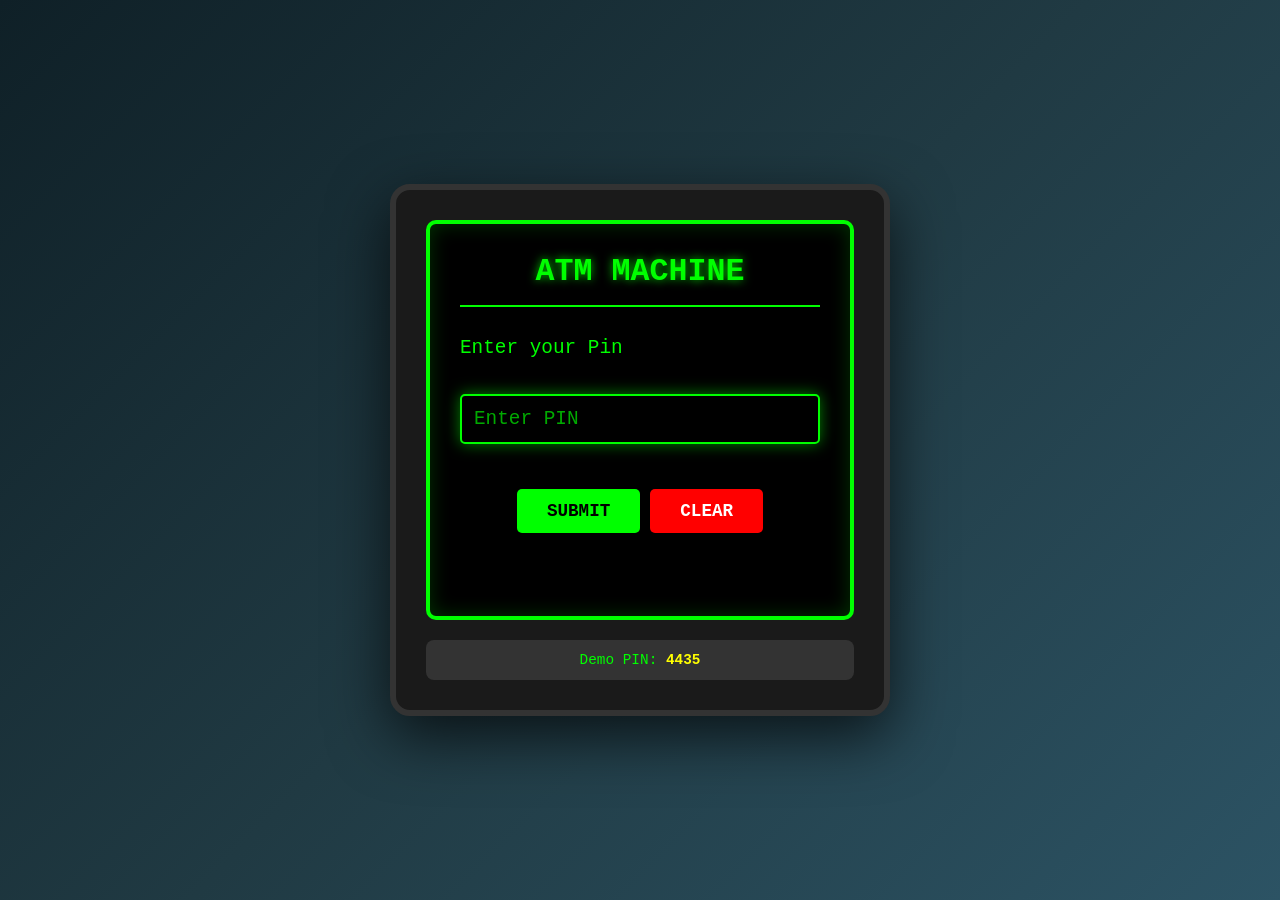
<file: Atm-Machine/index.html>
<!DOCTYPE html>
<html lang="en">
<head>
    <meta charset="UTF-8">
    <meta name="viewport" content="width=device-width, initial-scale=1.0">
    <title>ATM Machine</title>
    <link rel="stylesheet" href="styles.css">
   
</head>
<body>
    <div class="atm-container">
        <div class="screen">
            <!-- PIN Entry Screen -->
            <div id="pin-screen" class="screen-content active">
                <h1>ATM MACHINE</h1>
                <div class="prompt">Enter your Pin</div>
                <input type="text" id="pin-input" maxlength="4" placeholder="Enter PIN" autofocus />
                <div id="pin-message"></div>
                <div class="button-group">
                    <button class="btn" onclick="checkPin()">SUBMIT</button>
                    <button class="btn btn-danger" onclick="clearPin()">CLEAR</button>
                </div>
            </div>

            <!-- Menu Screen -->
            <div id="menu-screen" class="screen-content">
                <h1>MAIN MENU</h1>
                <div class="menu-list">Enter Your Choice</div>
                <ul class="" >
                    <li onclick="checkBalance()">1. Check Balance</li>
                    <li onclick="showWithdraw()">2. Withdraw Money</li>
                    <li onclick="showDeposit()">3. Deposit Money</li>
                    <li onclick="exitATM()">4. Exit</li>
                </ul>
            </div>

            <!-- Check Balance Screen -->
            <div id="balance-screen" class="screen-content">
                <h1>BALANCE INQUIRY</h1>
                <div class="balance-display">
                    Balance: $<span id="balance-amount">0.00</span>
                </div>
                <div class="button-group">
                    <button class="btn" onclick="backToMenu()">BACK TO MENU</button>
                </div>
            </div>

            <!-- Withdraw Money Screen -->
            <div id="withdraw-screen" class="screen-content">
                <h1>WITHDRAW MONEY</h1>
                <div class="prompt">Enter Amount to Withdraw</div>
                <input type="number" id="withdraw-input" placeholder="Enter amount" step="0.01" />
                <div id="withdraw-message"></div>
                <div class="button-group">
                    <button class="btn" onclick="withdrawMoney()">WITHDRAW</button>
                    <button class="btn btn-danger" onclick="backToMenu()">CANCEL</button>
                </div>
            </div>

            <!-- Deposit Money Screen -->
            <div id="deposit-screen" class="screen-content">
                <h1>DEPOSIT MONEY</h1>
                <div class="prompt">Enter the amount to deposit</div>
                <input type="number" id="deposit-input" placeholder="Enter amount" step="0.01" />
                <div id="deposit-message"></div>
                <div class="button-group">
                    <button class="btn" onclick="depositMoney()">DEPOSIT</button>
                    <button class="btn btn-danger" onclick="backToMenu()">CANCEL</button>
                </div>
            </div>

            <!-- Exit Screen -->
            <div id="exit-screen" class="screen-content">
                <h1>THANK YOU</h1>
                <div class="prompt" style="text-align: center; margin-top: 50px; font-size: 1.3em;">
                    Thank you for using our ATM!
                    <br><br>
                    Please collect your card
                    <br><br>
                    <span class="cursor"></span>
                </div>
            </div>
        </div>

        <div class="info-panel">
            Demo PIN: <span class="info-highlight">4435</span>
        </div>
    </div>

     <script src="script.js"></script>
</body>
</html>
</file>
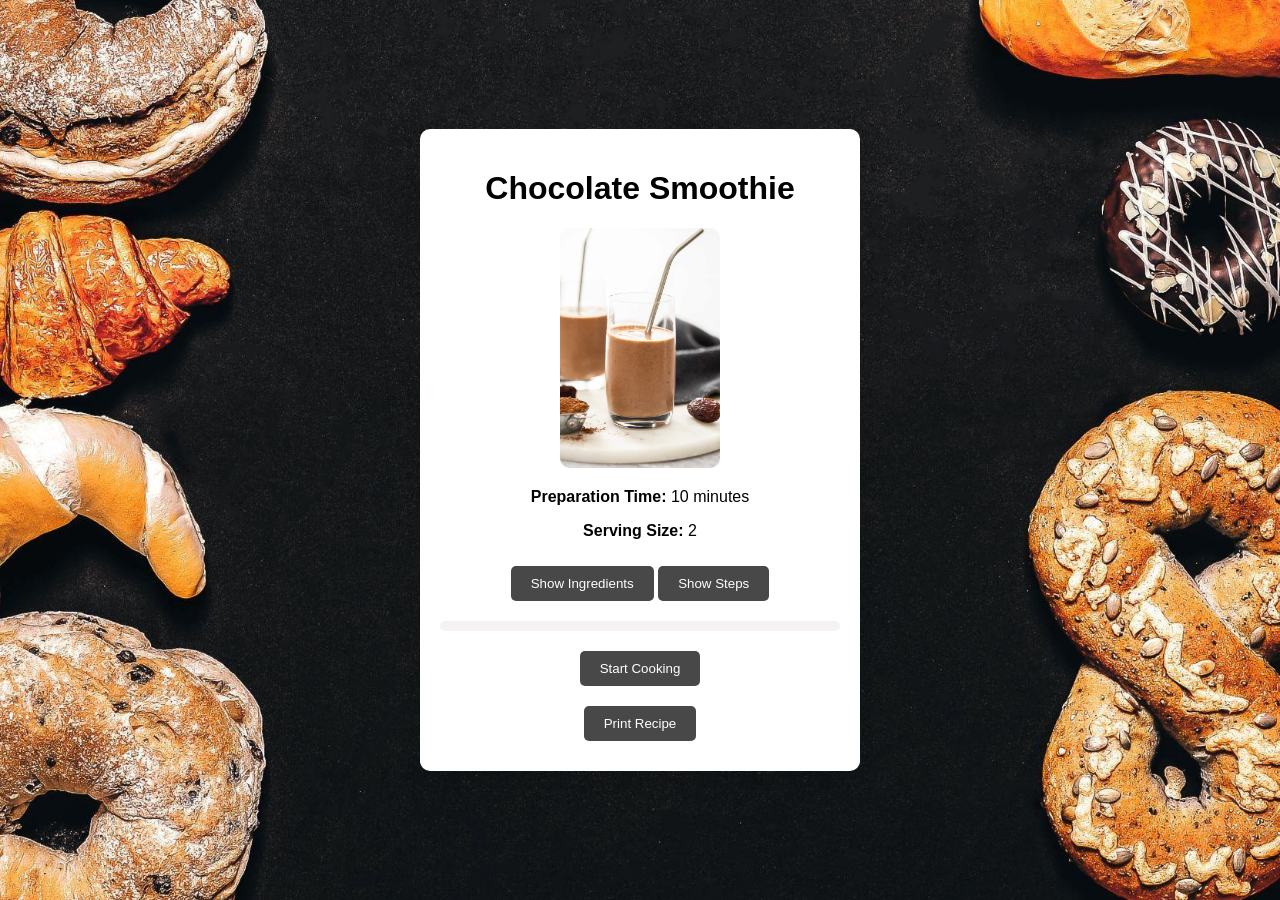
<file: interactive-recipe-page/index.html>
<!DOCTYPE html>
<html lang="en">
<head>
    <meta charset="UTF-8">
    <meta name="viewport" content="width=device-width, initial-scale=1.0">
    <title>Chocolate Smoothie Recipe</title>
    <link rel="stylesheet" href="style.css">
    <script defer src="script.js"></script>
</head>
<body>
    <div class="recipe-card">
        <h1>Chocolate Smoothie</h1>
        <img src="chocolate-smoothie.jpg" alt="Chocolate Smoothie" class="recipe-image">

        <div class="info">
            <p><strong>Preparation Time:</strong> 10 minutes</p>
            <p><strong>Serving Size:</strong> 2</p>
        
        </div>

        <button id="toggle-ingredients">Show Ingredients</button>
        <ul id="ingredients-list" class="hidden">
            <li>2 cups milk</li>
            <li>2 tablespoons cocoa powder</li>
            <li>1 banana</li>
            <li>2 tablespoons peanut butter</li>
            <li>1 tablespoon honey</li>
            <li>Ice cubes (optional)</li>
        </ul>

        <button id="toggle-steps">Show Steps</button>
        <ol id="steps-list" class="hidden">
            <li>Place all ingredients into a blender.</li>
            <li>Blend until smooth and creamy.</li>
            <li>Pour into glasses and enjoy!</li>
        </ol>

        <div class="progress-bar">
            <div id="progress"></div>
        </div>

        <button id="start-cooking">Start Cooking</button>
        <button id="next-step" class="hidden">Next Step</button>

        <div class="timer hidden">
            <p>Time Remaining: <span id="time-remaining">10:00</span></p>
        </div>
        <br/><button id="print-recipe">Print Recipe</button>
    </div>
</body>
</html>
</file>
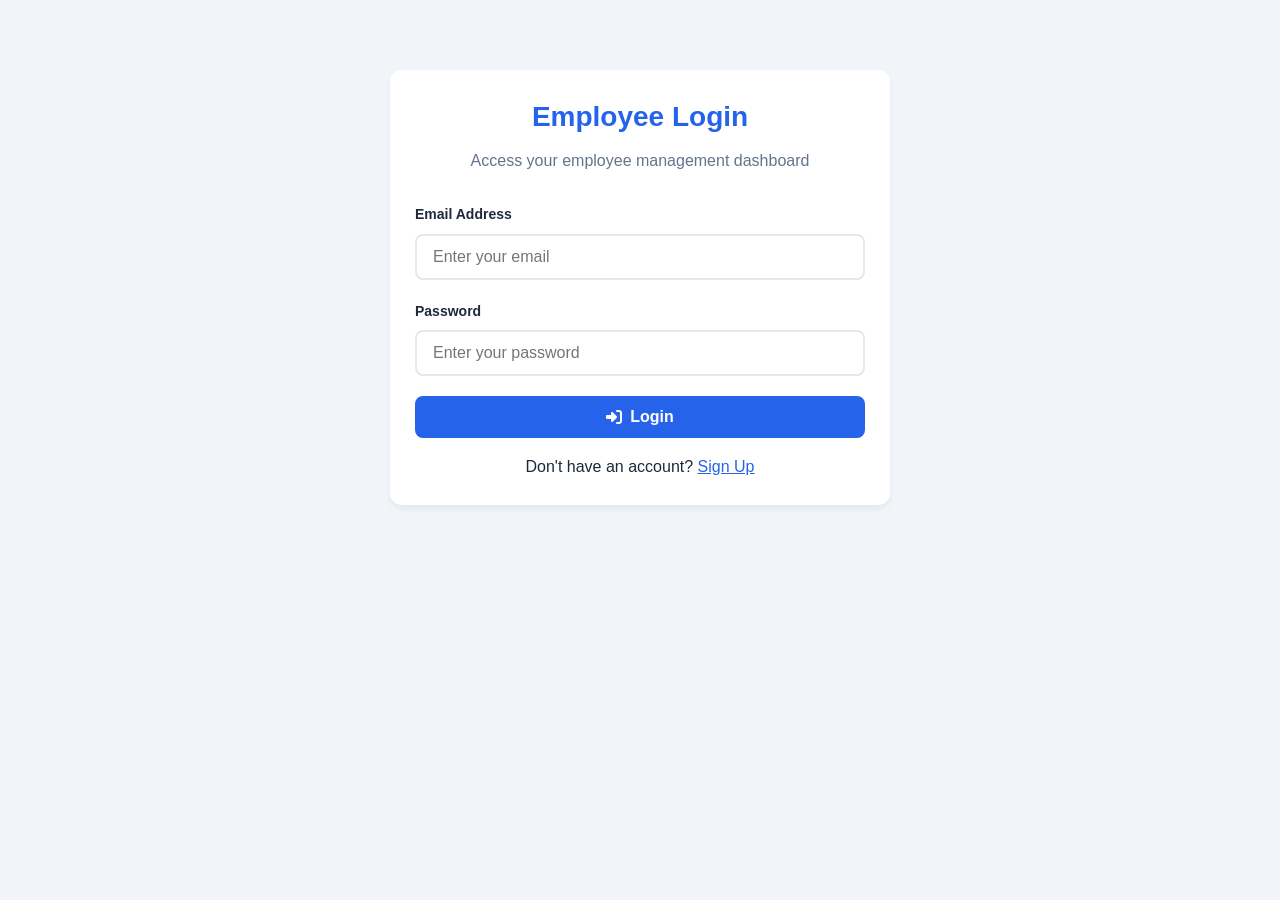
<file: localecommerce/index.html>
<!DOCTYPE html>
<html lang="en">
<head>
    <meta charset="UTF-8">
    <meta name="viewport" content="width=device-width, initial-scale=1.0">
    <title>Employee Management System</title>
    <link rel="stylesheet" href="https://cdnjs.cloudflare.com/ajax/libs/font-awesome/6.4.0/css/all.min.css">
    <link rel="stylesheet" href="style.css">
</head>
<body>
    <div class="container">
        <!-- Authentication Screens -->
        <div id="auth-screen" class="d-none">
            <div class="form-container card">
                <div class="form-header">
                    <h2 id="auth-title">Employee Login</h2>
                    <p id="auth-subtitle">Access your employee management dashboard</p>
                </div>
                
                <div id="auth-alert" class="alert d-none"></div>
                
                <form id="auth-form">
                    <div id="name-field" class="form-group d-none">
                        <label for="fullName">Full Name</label>
                        <input type="text" id="fullName" class="form-control" placeholder="Enter your full name">
                    </div>
                    
                    <div class="form-group">
                        <label for="email">Email Address</label>
                        <input type="email" id="email" class="form-control" placeholder="Enter your email">
                    </div>
                    
                    <div class="form-group">
                        <label for="password">Password</label>
                        <input type="password" id="password" class="form-control" placeholder="Enter your password">
                    </div>
                    
                    <div id="confirm-password-field" class="form-group d-none">
                        <label for="confirmPassword">Confirm Password</label>
                        <input type="password" id="confirmPassword" class="form-control" placeholder="Confirm your password">
                    </div>
                    
                    <button type="submit" id="auth-submit" class="btn btn-primary btn-block">
                        <i class="fas fa-sign-in-alt"></i> Login
                    </button>
                    
                    <div class="text-center mt-3">
                        <p id="auth-toggle">
                            Don't have an account? <span class="link" id="toggle-auth">Sign Up</span>
                        </p>
                    </div>
                </form>
            </div>
        </div>
        
        <!-- Main Dashboard (Initially Hidden) -->
        <div id="dashboard" class="d-none">
            <header>
                <div class="logo">
                    <i class="fas fa-users"></i>
                    <span>Employee Manager</span>
                </div>
                <div class="user-info">
                    <span id="logged-in-user">Admin User</span>
                    <button id="logout-btn" class="btn btn-danger">
                        <i class="fas fa-sign-out-alt"></i> Logout
                    </button>
                </div>
            </header>
            
            <div class="tabs">
                <div class="tab active" data-tab="dashboard-tab">Dashboard</div>
                <div class="tab" data-tab="employees-tab">Employees</div>
                <div class="tab" data-tab="add-employee-tab">Add Employee</div>
                <div class="tab" data-tab="profile-tab">Profile</div>
            </div>
            
            <!-- Dashboard Tab -->
            <div id="dashboard-tab" class="tab-content">
                <div class="stats-container">
                    <div class="stat-card">
                        <div class="stat-icon primary">
                            <i class="fas fa-users"></i>
                        </div>
                        <div class="stat-info">
                            <h3 id="total-employees">0</h3>
                            <p>Total Employees</p>
                        </div>
                    </div>
                    
                    <div class="stat-card">
                        <div class="stat-icon success">
                            <i class="fas fa-check-circle"></i>
                        </div>
                        <div class="stat-info">
                            <h3 id="active-employees">0</h3>
                            <p>Active Employees</p>
                        </div>
                    </div>
                    
                    <div class="stat-card">
                        <div class="stat-icon warning">
                            <i class="fas fa-clock"></i>
                        </div>
                        <div class="stat-info">
                            <h3 id="on-leave">0</h3>
                            <p>On Leave</p>
                        </div>
                    </div>
                    
                    <div class="stat-card">
                        <div class="stat-icon danger">
                            <i class="fas fa-times-circle"></i>
                        </div>
                        <div class="stat-info">
                            <h3 id="inactive-employees">0</h3>
                            <p>Inactive Employees</p>
                        </div>
                    </div>
                </div>
                
                <div class="card">
                    <h3 class="mb-3">Recent Employees</h3>
                    <div class="table-responsive">
                        <table class="table" id="recent-employees-table">
                            <thead>
                                <tr>
                                    <th>ID</th>
                                    <th>Name</th>
                                    <th>Email</th>
                                    <th>Department</th>
                                    <th>Status</th>
                                </tr>
                            </thead>
                            <tbody>
                                <!-- Recent employees will be populated by JS -->
                            </tbody>
                        </table>
                    </div>
                </div>
            </div>
            
            <!-- Employees Tab -->
            <div id="employees-tab" class="tab-content d-none">
                <div class="card">
                    <div class="d-flex justify-content-between mb-3">
                        <h3>All Employees</h3>
                        <div class="search-container">
                            <input type="text" id="search-employee" class="form-control search-input" placeholder="Search employees...">
                            <i class="fas fa-search search-icon"></i>
                        </div>
                    </div>
                    
                    <div class="table-responsive">
                        <table class="table" id="employees-table">
                            <thead>
                                <tr>
                                    <th>ID</th>
                                    <th>Name</th>
                                    <th>Email</th>
                                    <th>Phone</th>
                                    <th>Department</th>
                                    <th>Position</th>
                                    <th>Status</th>
                                    <th>Actions</th>
                                </tr>
                            </thead>
                            <tbody>
                                <!-- Employees will be populated by JS -->
                            </tbody>
                        </table>
                    </div>
                </div>
            </div>
            
            <!-- Add Employee Tab -->
            <div id="add-employee-tab" class="tab-content d-none">
                <div class="card">
                    <h3 class="mb-3">Add New Employee</h3>
                    
                    <div id="employee-form-alert" class="alert d-none"></div>
                    
                    <form id="employee-form">
                        <div class="form-row">
                            <div class="form-group">
                                <label for="employee-name">Full Name *</label>
                                <input type="text" id="employee-name" class="form-control" required>
                            </div>
                            
                            <div class="form-group">
                                <label for="employee-email">Email Address *</label>
                                <input type="email" id="employee-email" class="form-control" required>
                            </div>
                        </div>
                        
                        <div class="form-row">
                            <div class="form-group">
                                <label for="employee-phone">Phone Number</label>
                                <input type="tel" id="employee-phone" class="form-control">
                            </div>
                            
                            <div class="form-group">
                                <label for="employee-department">Department *</label>
                                <select id="employee-department" class="form-control" required>
                                    <option value="">Select Department</option>
                                    <option value="Engineering">Engineering</option>
                                    <option value="Marketing">Marketing</option>
                                    <option value="Sales">Sales</option>
                                    <option value="HR">Human Resources</option>
                                    <option value="Finance">Finance</option>
                                    <option value="Operations">Operations</option>
                                    <option value="IT">Information Technology</option>
                                    <option value="Support">Customer Support</option>
                                </select>
                            </div>
                        </div>
                        
                        <div class="form-row">
                            <div class="form-group">
                                <label for="employee-position">Position *</label>
                                <input type="text" id="employee-position" class="form-control" required>
                            </div>
                            
                            <div class="form-group">
                                <label for="employee-salary">Salary ($)</label>
                                <input type="number" id="employee-salary" class="form-control" min="0">
                            </div>
                        </div>
                        
                        <div class="form-row">
                            <div class="form-group">
                                <label for="employee-status">Status *</label>
                                <select id="employee-status" class="form-control" required>
                                    <option value="active">Active</option>
                                    <option value="inactive">Inactive</option>
                                    <option value="on leave">On Leave</option>
                                </select>
                            </div>
                            
                            <div class="form-group">
                                <label for="employee-hire-date">Hire Date</label>
                                <input type="date" id="employee-hire-date" class="form-control">
                            </div>
                        </div>
                        
                        <div class="form-group">
                            <label for="employee-address">Address</label>
                            <textarea id="employee-address" class="form-control" rows="2"></textarea>
                        </div>
                        
                        <button type="submit" class="btn btn-success btn-block">
                            <i class="fas fa-user-plus"></i> Add Employee
                        </button>
                    </form>
                </div>
            </div>
            
            <!-- Profile Tab -->
            <div id="profile-tab" class="tab-content d-none">
                <div class="card">
                    <h3 class="mb-3">Your Profile</h3>
                    
                    <div id="profile-alert" class="alert d-none"></div>
                    
                    <div class="profile-header">
                        <div class="profile-avatar">
                            <i class="fas fa-user-circle"></i>
                        </div>
                        <div class="profile-info">
                            <h4 id="profile-name">Loading...</h4>
                            <p id="profile-email">Loading...</p>
                            <p class="text-muted">Member since: <span id="profile-join-date">Loading...</span></p>
                        </div>
                    </div>
                    
                    <div class="profile-stats">
                        <div class="profile-stat">
                            <span class="stat-value" id="profile-employees-added">0</span>
                            <span class="stat-label">Employees Added</span>
                        </div>
                        <div class="profile-stat">
                            <span class="stat-value" id="profile-last-login">-</span>
                            <span class="stat-label">Last Login</span>
                        </div>
                    </div>
                    
                    <h4 class="mt-4 mb-3">Change Password</h4>
                    <form id="change-password-form">
                        <div class="form-group">
                            <label for="current-password">Current Password</label>
                            <input type="password" id="current-password" class="form-control">
                        </div>
                        
                        <div class="form-row">
                            <div class="form-group">
                                <label for="new-password">New Password</label>
                                <input type="password" id="new-password" class="form-control">
                            </div>
                            
                            <div class="form-group">
                                <label for="confirm-new-password">Confirm New Password</label>
                                <input type="password" id="confirm-new-password" class="form-control">
                            </div>
                        </div>
                        
                        <button type="submit" class="btn btn-primary">
                            <i class="fas fa-key"></i> Change Password
                        </button>
                    </form>
                </div>
            </div>
        </div>
    </div>
    
    <!-- Edit Employee Modal -->
    <div id="edit-employee-modal" class="modal">
        <div class="modal-content">
            <div class="modal-header">
                <h3>Edit Employee</h3>
                <button class="modal-close" id="close-edit-modal">&times;</button>
            </div>
            
            <div id="edit-employee-alert" class="alert d-none"></div>
            
            <form id="edit-employee-form">
                <input type="hidden" id="edit-employee-id">
                
                <div class="form-row">
                    <div class="form-group">
                        <label for="edit-employee-name">Full Name *</label>
                        <input type="text" id="edit-employee-name" class="form-control" required>
                    </div>
                    
                    <div class="form-group">
                        <label for="edit-employee-email">Email Address *</label>
                        <input type="email" id="edit-employee-email" class="form-control" required>
                    </div>
                </div>
                
                <div class="form-row">
                    <div class="form-group">
                        <label for="edit-employee-phone">Phone Number</label>
                        <input type="tel" id="edit-employee-phone" class="form-control">
                    </div>
                    
                    <div class="form-group">
                        <label for="edit-employee-department">Department *</label>
                        <select id="edit-employee-department" class="form-control" required>
                            <option value="">Select Department</option>
                            <option value="Engineering">Engineering</option>
                            <option value="Marketing">Marketing</option>
                            <option value="Sales">Sales</option>
                            <option value="HR">Human Resources</option>
                            <option value="Finance">Finance</option>
                            <option value="Operations">Operations</option>
                            <option value="IT">Information Technology</option>
                            <option value="Support">Customer Support</option>
                        </select>
                    </div>
                </div>
                
                <div class="form-row">
                    <div class="form-group">
                        <label for="edit-employee-position">Position *</label>
                        <input type="text" id="edit-employee-position" class="form-control" required>
                    </div>
                    
                    <div class="form-group">
                        <label for="edit-employee-salary">Salary ($)</label>
                        <input type="number" id="edit-employee-salary" class="form-control" min="0">
                    </div>
                </div>
                
                <div class="form-row">
                    <div class="form-group">
                        <label for="edit-employee-status">Status *</label>
                        <select id="edit-employee-status" class="form-control" required>
                            <option value="active">Active</option>
                            <option value="inactive">Inactive</option>
                            <option value="on leave">On Leave</option>
                        </select>
                    </div>
                    
                    <div class="form-group">
                        <label for="edit-employee-hire-date">Hire Date</label>
                        <input type="date" id="edit-employee-hire-date" class="form-control">
                    </div>
                </div>
                
                <div class="form-group">
                    <label for="edit-employee-address">Address</label>
                    <textarea id="edit-employee-address" class="form-control" rows="2"></textarea>
                </div>
                
                <div class="d-flex gap-2">
                    <button type="submit" class="btn btn-success flex-1">
                        <i class="fas fa-save"></i> Save Changes
                    </button>
                    <button type="button" class="btn btn-danger" id="delete-employee-btn">
                        <i class="fas fa-trash"></i> Delete
                    </button>
                </div>
            </form>
        </div>
    </div>
    
    <script src="script.js"></script>
</body>
</html>
</file>
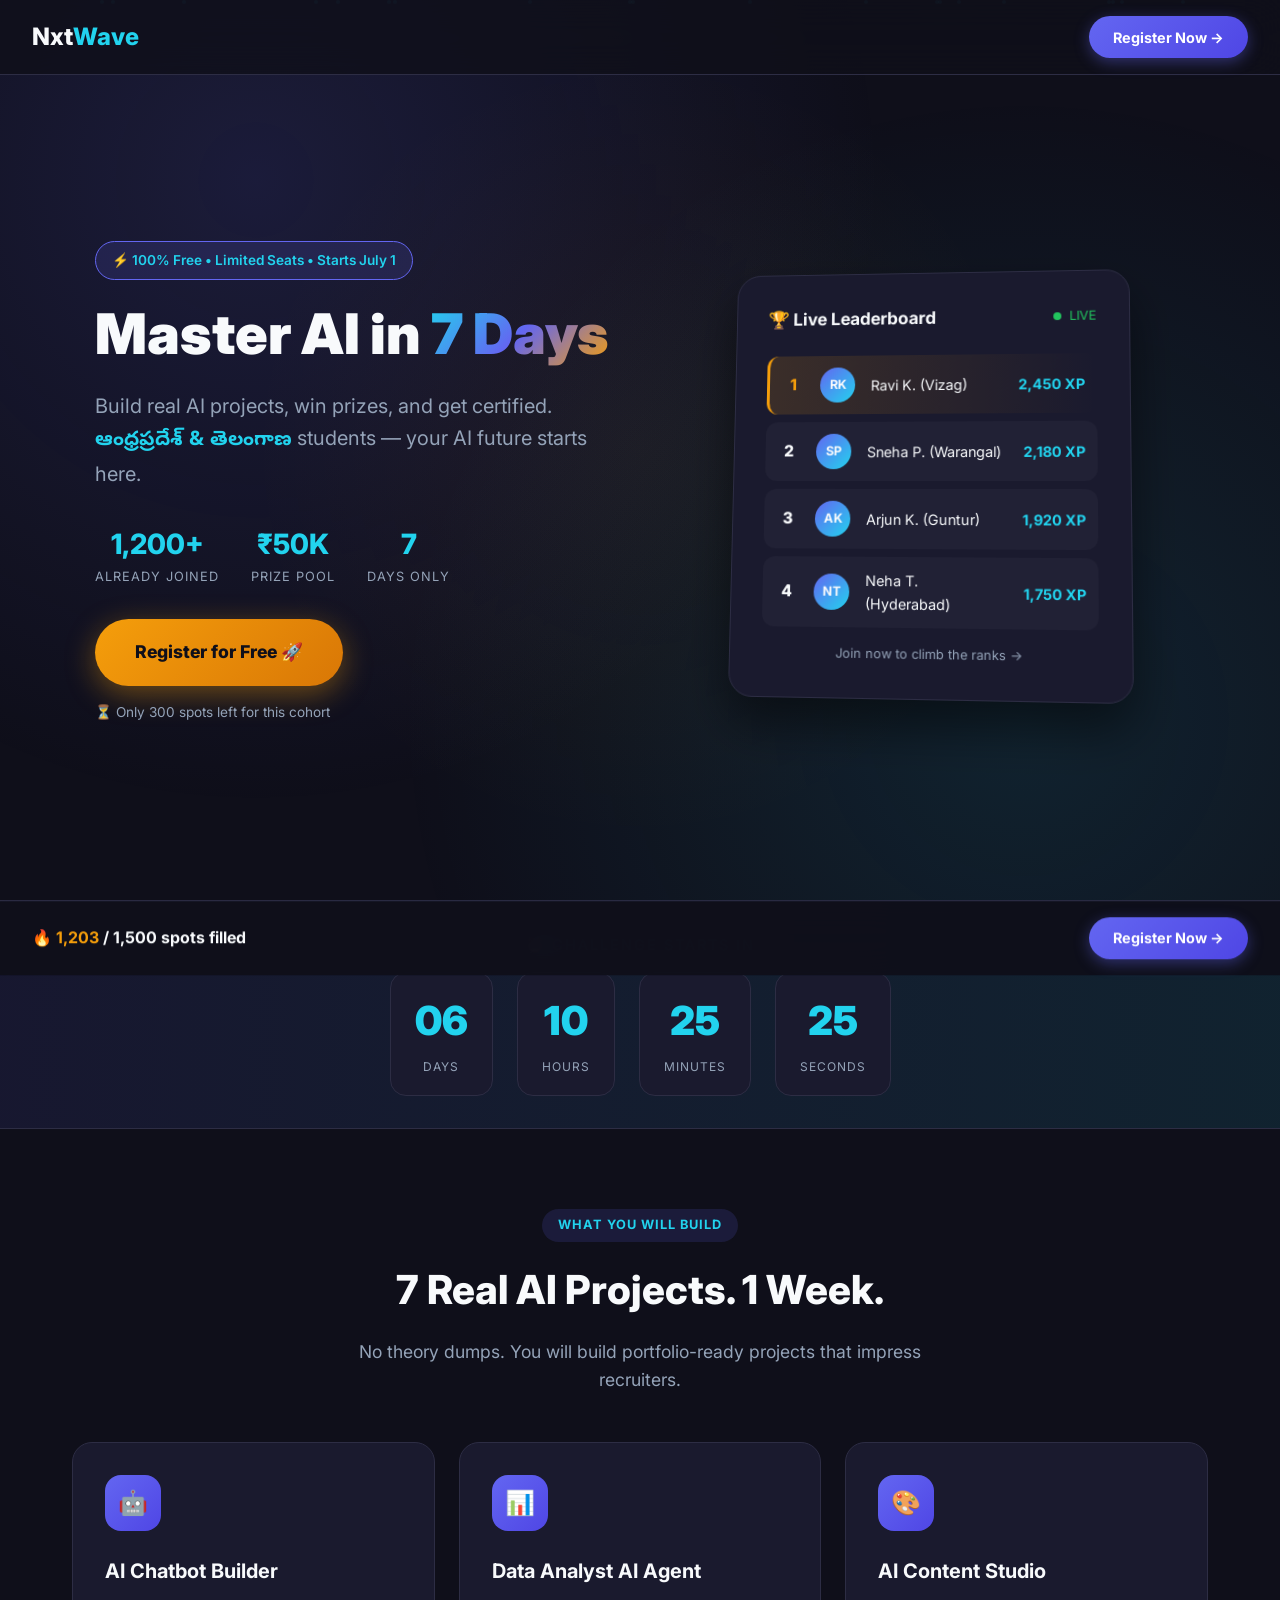
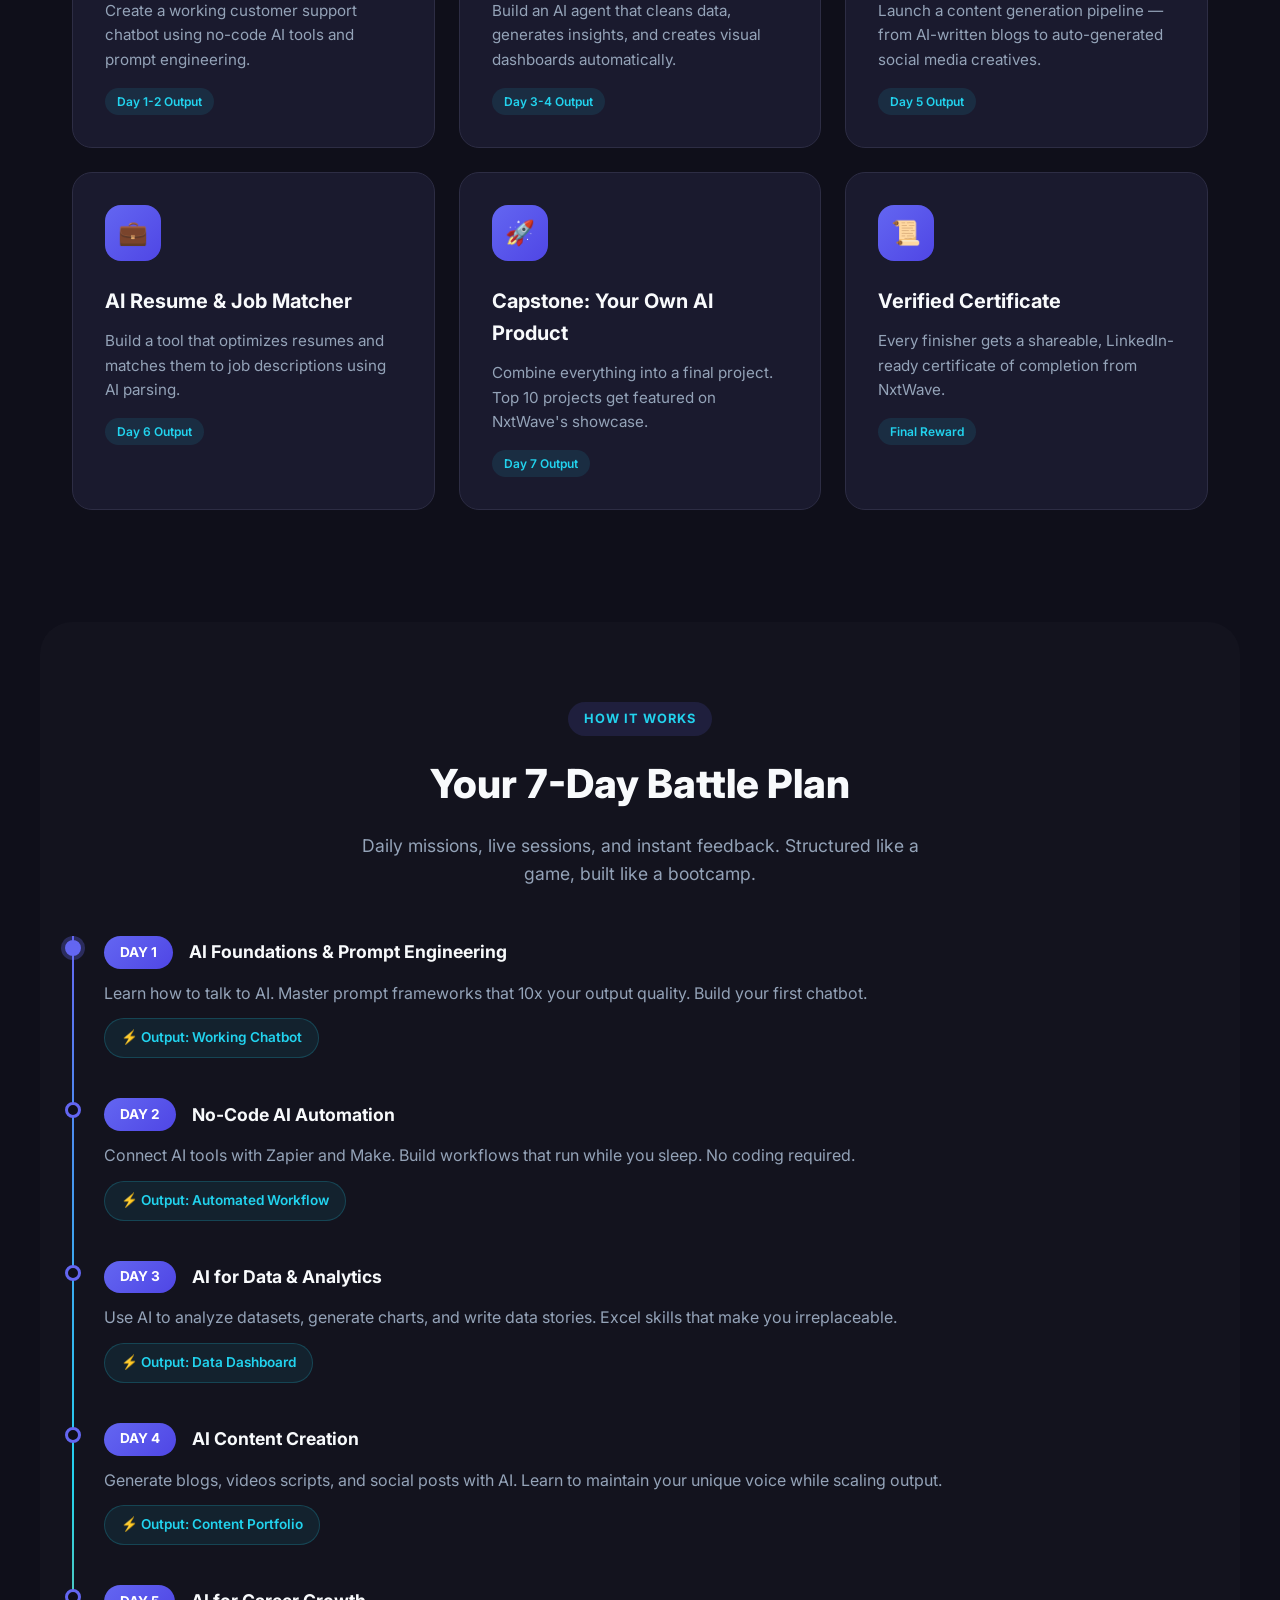
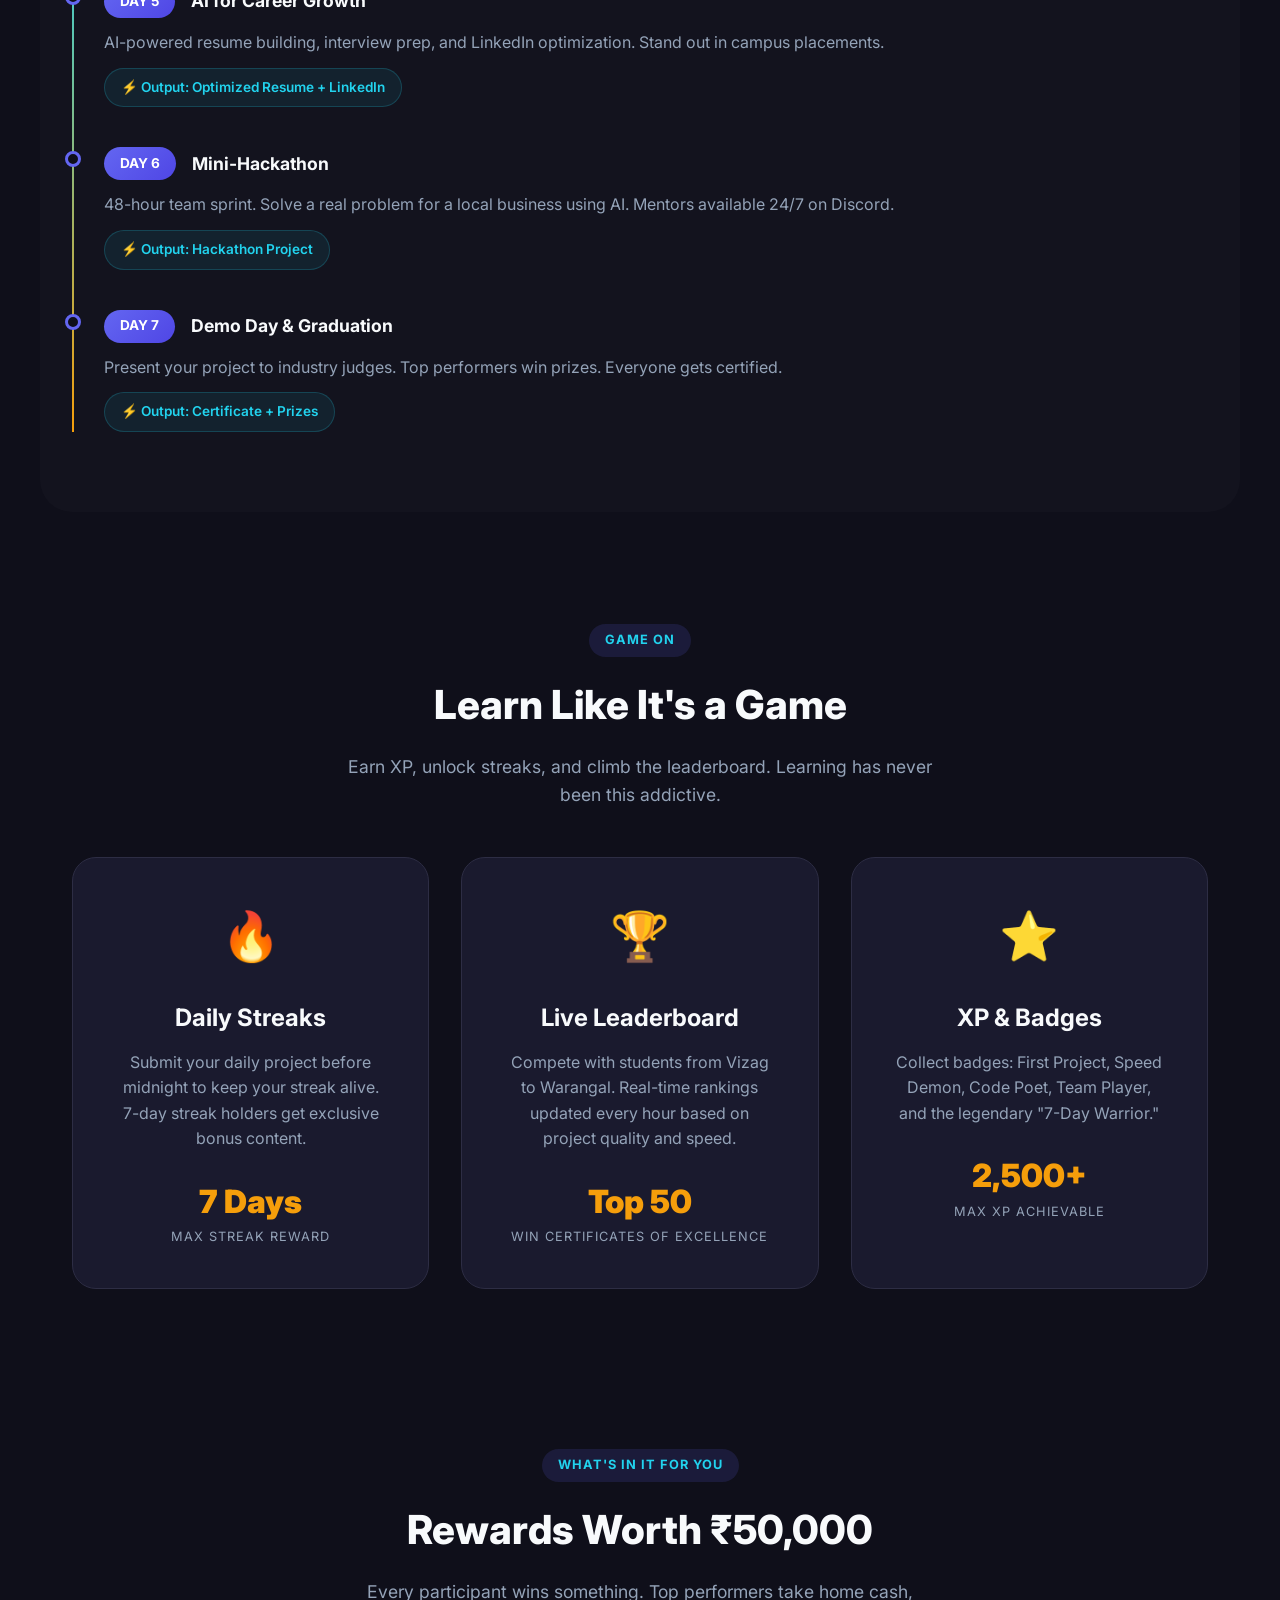
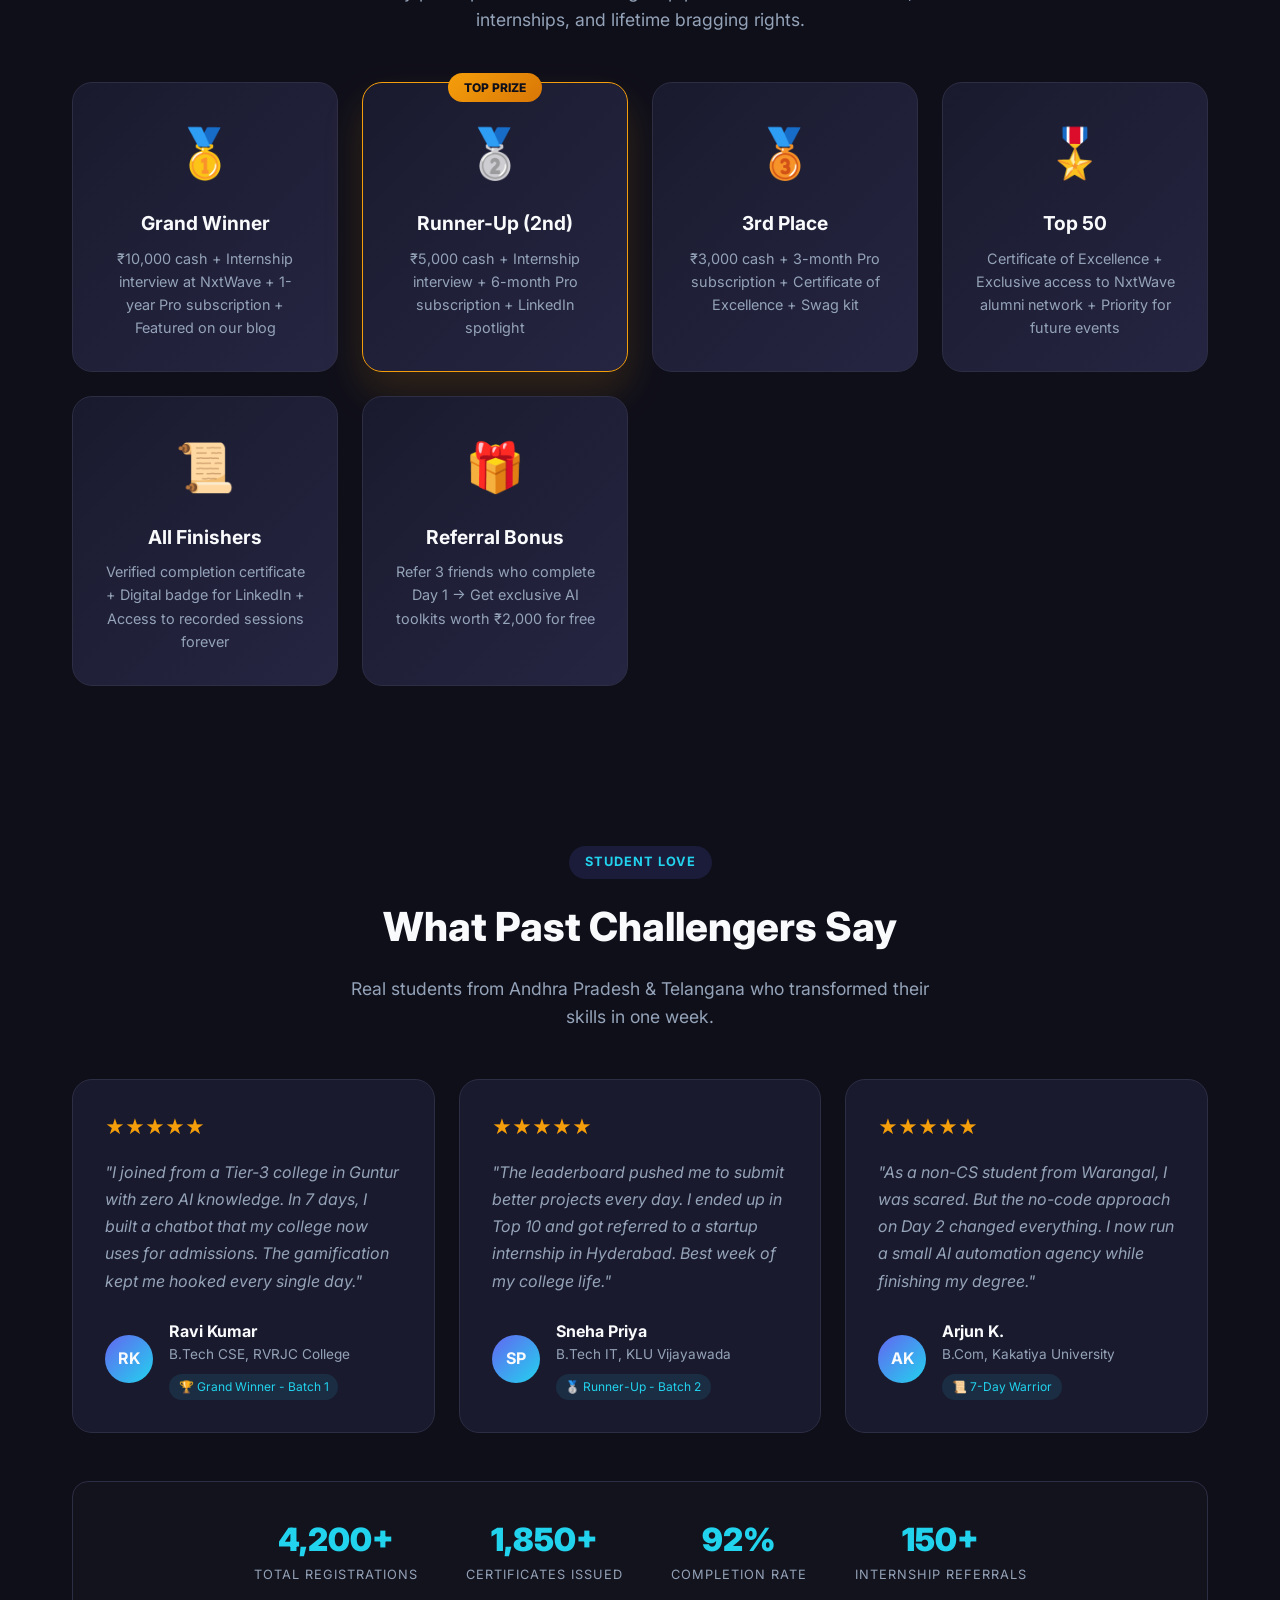
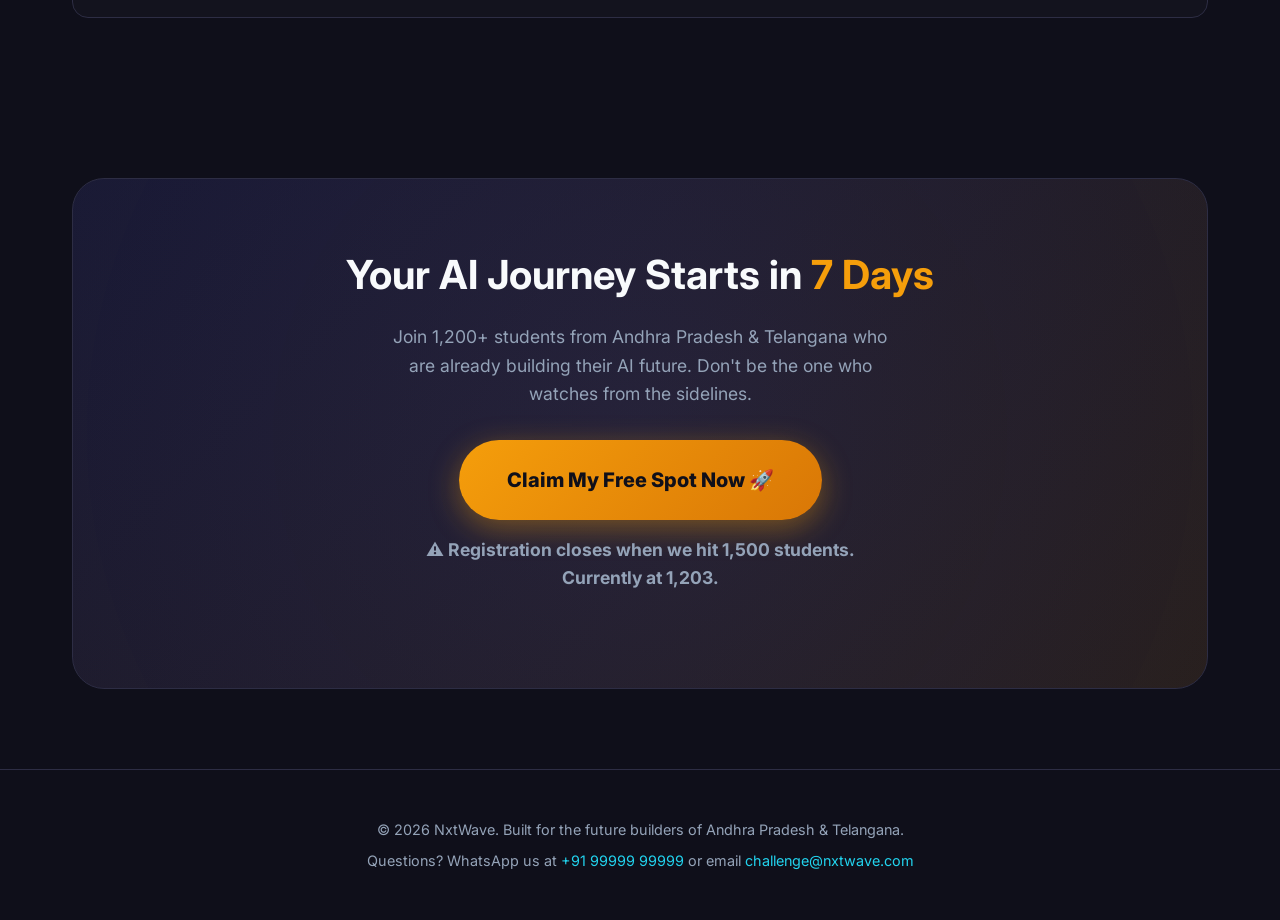
<file: nxtwave/index.html>
<!DOCTYPE html>
<html lang="en">
<head>
    <meta charset="UTF-8">
    <meta name="viewport" content="width=device-width, initial-scale=1.0">
    <title>7-Day Free AI Skills Challenge | NxtWave</title>
    <link rel="preconnect" href="https://fonts.googleapis.com">
    <link href="https://fonts.googleapis.com/css2?family=Inter:wght@400;500;600;700;800;900&family=Noto+Sans+Telugu:wght@400;700&display=swap" rel="stylesheet">
    <style>
        :root {
            --primary: #6366f1;
            --primary-dark: #4f46e5;
            --accent: #22d3ee;
            --accent-warm: #f59e0b;
            --bg-dark: #0f0f1a;
            --bg-card: #1a1a2e;
            --bg-card-hover: #252542;
            --text: #f8fafc;
            --text-muted: #94a3b8;
            --border: #2d2d44;
            --success: #22c55e;
            --danger: #ef4444;
        }
        * { margin: 0; padding: 0; box-sizing: border-box; }
        body {
            font-family: 'Inter', 'Noto Sans Telugu', sans-serif;
            background: var(--bg-dark);
            color: var(--text);
            line-height: 1.6;
            overflow-x: hidden;
        }

        /* Animated background mesh */
        .bg-mesh {
            position: fixed; top: 0; left: 0; width: 100%; height: 100%;
            background: 
                radial-gradient(circle at 20% 20%, rgba(99,102,241,0.15) 0%, transparent 50%),
                radial-gradient(circle at 80% 80%, rgba(34,211,238,0.1) 0%, transparent 50%),
                radial-gradient(circle at 50% 50%, rgba(245,158,11,0.05) 0%, transparent 50%);
            z-index: -1;
            animation: meshMove 20s ease-in-out infinite alternate;
        }
        @keyframes meshMove {
            0% { transform: translate(0,0) scale(1); }
            100% { transform: translate(-30px,20px) scale(1.1); }
        }

        /* Floating particles */
        .particles { position: fixed; top: 0; left: 0; width: 100%; height: 100%; pointer-events: none; z-index: -1; }
        .particle {
            position: absolute; width: 4px; height: 4px; background: var(--accent); border-radius: 50%;
            opacity: 0.3; animation: float 15s infinite;
        }
        @keyframes float {
            0%,100% { transform: translateY(100vh) rotate(0deg); opacity: 0; }
            10% { opacity: 0.6; }
            90% { opacity: 0.6; }
            50% { transform: translateY(-10vh) rotate(180deg); }
        }

        /* Navigation */
        nav {
            position: fixed; top: 0; width: 100%; padding: 1rem 2rem;
            background: rgba(15,15,26,0.8); backdrop-filter: blur(20px);
            border-bottom: 1px solid var(--border); z-index: 1000;
            display: flex; justify-content: space-between; align-items: center;
        }
        .logo { font-weight: 800; font-size: 1.5rem; color: var(--text); }
        .logo span { color: var(--accent); }
        .nav-cta {
            background: linear-gradient(135deg, var(--primary), var(--primary-dark));
            color: white; padding: 0.6rem 1.5rem; border-radius: 50px;
            text-decoration: none; font-weight: 700; font-size: 0.9rem;
            border: none; cursor: pointer; transition: all 0.3s;
            box-shadow: 0 4px 15px rgba(99,102,241,0.4);
        }
        .nav-cta:hover { transform: translateY(-2px); box-shadow: 0 8px 25px rgba(99,102,241,0.6); }

        /* Hero */
        .hero {
            min-height: 100vh; display: flex; align-items: center;
            padding: 8rem 2rem 4rem; position: relative; overflow: hidden;
        }
        .hero-container { max-width: 1200px; margin: 0 auto; display: grid; grid-template-columns: 1fr 1fr; gap: 4rem; align-items: center; }
        .hero-badge {
            display: inline-flex; align-items: center; gap: 0.5rem;
            background: rgba(99,102,241,0.15); border: 1px solid var(--primary);
            color: var(--accent); padding: 0.5rem 1rem; border-radius: 50px;
            font-size: 0.85rem; font-weight: 600; margin-bottom: 1.5rem;
            animation: pulse 2s infinite;
        }
        @keyframes pulse { 0%,100% { box-shadow: 0 0 0 0 rgba(99,102,241,0.4); } 50% { box-shadow: 0 0 0 10px rgba(99,102,241,0); } }
        .hero h1 { font-size: 3.5rem; font-weight: 900; line-height: 1.1; margin-bottom: 1.5rem; }
        .hero h1 .gradient { background: linear-gradient(135deg, var(--accent), var(--primary), var(--accent-warm)); -webkit-background-clip: text; -webkit-text-fill-color: transparent; background-clip: text; }
        .hero-subtitle { font-size: 1.25rem; color: var(--text-muted); margin-bottom: 2rem; max-width: 500px; }
        .hero-subtitle .telugu { font-family: 'Noto Sans Telugu', sans-serif; color: var(--accent); font-weight: 700; }
        .hero-stats { display: flex; gap: 2rem; margin-bottom: 2rem; }
        .stat { text-align: center; }
        .stat-value { font-size: 1.75rem; font-weight: 800; color: var(--accent); }
        .stat-label { font-size: 0.8rem; color: var(--text-muted); text-transform: uppercase; letter-spacing: 1px; }
        .hero-cta {
            display: inline-flex; align-items: center; gap: 0.75rem;
            background: linear-gradient(135deg, var(--accent-warm), #d97706);
            color: var(--bg-dark); padding: 1.2rem 2.5rem; border-radius: 50px;
            text-decoration: none; font-weight: 800; font-size: 1.1rem;
            border: none; cursor: pointer; transition: all 0.3s;
            box-shadow: 0 8px 30px rgba(245,158,11,0.4);
            animation: ctaBounce 2s infinite;
        }
        @keyframes ctaBounce { 0%,100% { transform: translateY(0); } 50% { transform: translateY(-5px); } }
        .hero-cta:hover { transform: scale(1.05); box-shadow: 0 12px 40px rgba(245,158,11,0.6); }

        .hero-visual {
            position: relative; display: flex; justify-content: center; align-items: center;
        }
        .hero-card {
            background: var(--bg-card); border: 1px solid var(--border); border-radius: 24px;
            padding: 2rem; width: 100%; max-width: 400px;
            box-shadow: 0 25px 50px rgba(0,0,0,0.5);
            transform: perspective(1000px) rotateY(-5deg) rotateX(5deg);
            transition: transform 0.5s;
        }
        .hero-card:hover { transform: perspective(1000px) rotateY(0deg) rotateX(0deg); }
        .card-header { display: flex; justify-content: space-between; align-items: center; margin-bottom: 1.5rem; }
        .card-title { font-weight: 700; font-size: 1.1rem; }
        .live-indicator { display: flex; align-items: center; gap: 0.5rem; font-size: 0.8rem; color: var(--success); }
        .live-dot { width: 8px; height: 8px; background: var(--success); border-radius: 50%; animation: blink 1s infinite; }
        @keyframes blink { 0%,100% { opacity: 1; } 50% { opacity: 0.3; } }
        .leaderboard-item { display: flex; align-items: center; gap: 1rem; padding: 0.75rem; border-radius: 12px; margin-bottom: 0.5rem; background: rgba(255,255,255,0.03); }
        .leaderboard-item.top { background: linear-gradient(90deg, rgba(245,158,11,0.15), transparent); border-left: 3px solid var(--accent-warm); }
        .rank { font-weight: 800; width: 24px; text-align: center; }
        .rank.gold { color: var(--accent-warm); }
        .avatar { width: 36px; height: 36px; border-radius: 50%; background: linear-gradient(135deg, var(--primary), var(--accent)); display: flex; align-items: center; justify-content: center; font-weight: 700; font-size: 0.8rem; }
        .lb-name { flex: 1; font-size: 0.9rem; }
        .lb-xp { font-weight: 700; color: var(--accent); font-size: 0.9rem; }

        /* Countdown */
        .countdown-section { background: linear-gradient(90deg, rgba(99,102,241,0.1), rgba(34,211,238,0.1)); border-top: 1px solid var(--border); border-bottom: 1px solid var(--border); padding: 2rem; text-align: center; }
        .countdown-label { font-size: 0.9rem; color: var(--text-muted); text-transform: uppercase; letter-spacing: 2px; margin-bottom: 1rem; }
        .countdown { display: flex; justify-content: center; gap: 1.5rem; }
        .countdown-box { background: var(--bg-card); border: 1px solid var(--border); border-radius: 16px; padding: 1rem 1.5rem; min-width: 80px; }
        .countdown-value { font-size: 2.5rem; font-weight: 900; color: var(--accent); display: block; }
        .countdown-unit { font-size: 0.75rem; color: var(--text-muted); text-transform: uppercase; letter-spacing: 1px; }

        /* Sections */
        section { padding: 5rem 2rem; max-width: 1200px; margin: 0 auto; }
        .section-header { text-align: center; margin-bottom: 3rem; }
        .section-tag { display: inline-block; background: rgba(99,102,241,0.15); color: var(--accent); padding: 0.4rem 1rem; border-radius: 50px; font-size: 0.8rem; font-weight: 700; text-transform: uppercase; letter-spacing: 1px; margin-bottom: 1rem; }
        .section-title { font-size: 2.5rem; font-weight: 800; margin-bottom: 1rem; }
        .section-subtitle { color: var(--text-muted); font-size: 1.1rem; max-width: 600px; margin: 0 auto; }

        /* What You'll Learn */
        .skills-grid { display: grid; grid-template-columns: repeat(auto-fit, minmax(280px, 1fr)); gap: 1.5rem; }
        .skill-card {
            background: var(--bg-card); border: 1px solid var(--border); border-radius: 20px;
            padding: 2rem; transition: all 0.3s; position: relative; overflow: hidden;
        }
        .skill-card::before {
            content: ''; position: absolute; top: 0; left: 0; width: 100%; height: 4px;
            background: linear-gradient(90deg, var(--primary), var(--accent)); transform: scaleX(0); transform-origin: left; transition: transform 0.3s;
        }
        .skill-card:hover { transform: translateY(-5px); border-color: var(--primary); box-shadow: 0 20px 40px rgba(99,102,241,0.15); }
        .skill-card:hover::before { transform: scaleX(1); }
        .skill-icon { width: 56px; height: 56px; border-radius: 16px; background: linear-gradient(135deg, var(--primary), var(--primary-dark)); display: flex; align-items: center; justify-content: center; font-size: 1.5rem; margin-bottom: 1.5rem; }
        .skill-card h3 { font-size: 1.25rem; margin-bottom: 0.75rem; }
        .skill-card p { color: var(--text-muted); font-size: 0.95rem; }
        .skill-tag { display: inline-block; background: rgba(34,211,238,0.1); color: var(--accent); padding: 0.25rem 0.75rem; border-radius: 50px; font-size: 0.75rem; font-weight: 600; margin-top: 1rem; }

        /* 7-Day Timeline */
        .timeline { position: relative; padding-left: 2rem; }
        .timeline::before {
            content: ''; position: absolute; left: 0; top: 0; bottom: 0; width: 2px;
            background: linear-gradient(180deg, var(--primary), var(--accent), var(--accent-warm));
        }
        .day-item { position: relative; padding-bottom: 2.5rem; }
        .day-item:last-child { padding-bottom: 0; }
        .day-dot {
            position: absolute; left: -2rem; top: 0.25rem; width: 16px; height: 16px;
            background: var(--bg-dark); border: 3px solid var(--primary); border-radius: 50%;
            transform: translateX(-7px);
        }
        .day-item.active .day-dot { background: var(--primary); box-shadow: 0 0 0 4px rgba(99,102,241,0.3); }
        .day-header { display: flex; align-items: center; gap: 1rem; margin-bottom: 0.75rem; }
        .day-number { background: linear-gradient(135deg, var(--primary), var(--primary-dark)); color: white; padding: 0.35rem 1rem; border-radius: 50px; font-weight: 700; font-size: 0.85rem; }
        .day-title { font-weight: 700; font-size: 1.1rem; }
        .day-desc { color: var(--text-muted); padding-left: 0; }
        .day-output { display: inline-flex; align-items: center; gap: 0.5rem; margin-top: 0.75rem; background: rgba(34,211,238,0.08); border: 1px solid rgba(34,211,238,0.2); color: var(--accent); padding: 0.5rem 1rem; border-radius: 50px; font-size: 0.85rem; font-weight: 600; }

        /* Gamification */
        .gamification-grid { display: grid; grid-template-columns: repeat(auto-fit, minmax(300px, 1fr)); gap: 2rem; }
        .gamify-card {
            background: var(--bg-card); border: 1px solid var(--border); border-radius: 24px;
            padding: 2.5rem; text-align: center; transition: all 0.3s;
        }
        .gamify-card:hover { border-color: var(--accent-warm); transform: translateY(-5px); }
        .gamify-icon { font-size: 3rem; margin-bottom: 1.5rem; }
        .gamify-card h3 { font-size: 1.5rem; margin-bottom: 0.75rem; }
        .gamify-card p { color: var(--text-muted); margin-bottom: 1.5rem; }
        .gamify-stat { font-size: 2rem; font-weight: 900; color: var(--accent-warm); }
        .gamify-label { font-size: 0.8rem; color: var(--text-muted); text-transform: uppercase; letter-spacing: 1px; }

        /* Rewards */
        .rewards-grid { display: grid; grid-template-columns: repeat(auto-fit, minmax(250px, 1fr)); gap: 1.5rem; }
        .reward-card {
            background: linear-gradient(135deg, var(--bg-card), var(--bg-card-hover));
            border: 1px solid var(--border); border-radius: 20px; padding: 2rem;
            text-align: center; transition: all 0.3s; position: relative;
        }
        .reward-card.featured { border-color: var(--accent-warm); transform: scale(1.05); box-shadow: 0 20px 40px rgba(245,158,11,0.15); }
        .reward-card.featured::after {
            content: 'TOP PRIZE'; position: absolute; top: -10px; left: 50%; transform: translateX(-50%);
            background: linear-gradient(135deg, var(--accent-warm), #d97706); color: var(--bg-dark);
            padding: 0.3rem 1rem; border-radius: 50px; font-size: 0.75rem; font-weight: 800;
        }
        .reward-card:hover { transform: translateY(-5px); border-color: var(--primary); }
        .reward-card.featured:hover { transform: scale(1.05) translateY(-5px); }
        .reward-icon { font-size: 3rem; margin-bottom: 1rem; }
        .reward-card h3 { font-size: 1.2rem; margin-bottom: 0.5rem; }
        .reward-card p { color: var(--text-muted); font-size: 0.9rem; }

        /* Social Proof */
        .testimonials-grid { display: grid; grid-template-columns: repeat(auto-fit, minmax(300px, 1fr)); gap: 1.5rem; }
        .testimonial-card {
            background: var(--bg-card); border: 1px solid var(--border); border-radius: 20px;
            padding: 2rem; transition: all 0.3s;
        }
        .testimonial-card:hover { border-color: var(--primary); }
        .testimonial-stars { color: var(--accent-warm); margin-bottom: 1rem; font-size: 1.2rem; }
        .testimonial-text { font-style: italic; color: var(--text-muted); margin-bottom: 1.5rem; line-height: 1.7; }
        .testimonial-author { display: flex; align-items: center; gap: 1rem; }
        .testimonial-avatar { width: 48px; height: 48px; border-radius: 50%; background: linear-gradient(135deg, var(--primary), var(--accent)); display: flex; align-items: center; justify-content: center; font-weight: 700; }
        .testimonial-name { font-weight: 700; }
        .testimonial-detail { font-size: 0.85rem; color: var(--text-muted); }
        .testimonial-badge { display: inline-block; background: rgba(34,211,238,0.1); color: var(--accent); padding: 0.2rem 0.6rem; border-radius: 50px; font-size: 0.75rem; margin-top: 0.5rem; }

        .trust-bar {
            display: flex; justify-content: center; gap: 3rem; flex-wrap: wrap; margin-top: 3rem;
            padding: 2rem; background: rgba(255,255,255,0.02); border-radius: 16px; border: 1px solid var(--border);
        }
        .trust-item { text-align: center; }
        .trust-value { font-size: 2rem; font-weight: 900; color: var(--accent); }
        .trust-label { font-size: 0.8rem; color: var(--text-muted); text-transform: uppercase; letter-spacing: 1px; }

        /* Final CTA */
        .final-cta {
            background: linear-gradient(135deg, rgba(99,102,241,0.1), rgba(245,158,11,0.1));
            border: 1px solid var(--border); border-radius: 32px; padding: 4rem 2rem;
            text-align: center; position: relative; overflow: hidden;
        }
        .final-cta::before {
            content: ''; position: absolute; top: -50%; left: -50%; width: 200%; height: 200%;
            background: radial-gradient(circle, rgba(99,102,241,0.1) 0%, transparent 70%);
            animation: rotate 20s linear infinite;
        }
        @keyframes rotate { from { transform: rotate(0deg); } to { transform: rotate(360deg); } }
        .final-cta-content { position: relative; z-index: 1; }
        .final-cta h2 { font-size: 2.5rem; margin-bottom: 1rem; }
        .final-cta p { color: var(--text-muted); font-size: 1.1rem; margin-bottom: 2rem; max-width: 500px; margin-left: auto; margin-right: auto; }
        .final-cta .hero-cta { font-size: 1.25rem; padding: 1.5rem 3rem; }
        .urgency-text { color: var(--danger); font-weight: 700; margin-top: 1rem; font-size: 0.95rem; }

        /* Footer */
        footer { text-align: center; padding: 3rem 2rem; color: var(--text-muted); font-size: 0.9rem; border-top: 1px solid var(--border); }
        footer a { color: var(--accent); text-decoration: none; }

        /* Floating bottom bar */
        .floating-bar {
            position: fixed; bottom: 0; left: 0; width: 100%;
            background: rgba(15,15,26,0.95); backdrop-filter: blur(20px);
            border-top: 1px solid var(--border); padding: 1rem 2rem;
            display: flex; justify-content: space-between; align-items: center;
            z-index: 999; transform: translateY(100%); transition: transform 0.5s;
        }
        .floating-bar.visible { transform: translateY(0); }
        .floating-bar-text { font-weight: 700; }
        .floating-bar-text span { color: var(--accent-warm); }

        /* Mobile */
        @media (max-width: 768px) {
            .hero-container { grid-template-columns: 1fr; gap: 2rem; }
            .hero h1 { font-size: 2.25rem; }
            .hero-stats { gap: 1rem; }
            .section-title { font-size: 1.75rem; }
            .countdown { gap: 0.75rem; }
            .countdown-box { padding: 0.75rem 1rem; min-width: 60px; }
            .countdown-value { font-size: 1.75rem; }
            .gamification-grid, .skills-grid { grid-template-columns: 1fr; }
            .floating-bar { flex-direction: column; gap: 0.75rem; padding: 1rem; }
            .reward-card.featured { transform: scale(1); }
            .reward-card.featured:hover { transform: scale(1) translateY(-5px); }
        }

        /* Scroll animations */
        .fade-in { opacity: 0; transform: translateY(30px); transition: all 0.6s ease-out; }
        .fade-in.visible { opacity: 1; transform: translateY(0); }
    </style>
<base target="_blank">
</head>
<body>
    <div class="bg-mesh"></div>
    <div class="particles" id="particles"></div>

    <nav>
        <div class="logo">Nxt<span>Wave</span></div>
        <a href="https://forms.gle/nxtwave-ai-challenge-2026" target="_blank" class="nav-cta">Register Now →</a>
    </nav>

    <section class="hero">
        <div class="hero-container">
            <div class="hero-content">
                <div class="hero-badge">⚡ 100% Free • Limited Seats • Starts July 1</div>
                <h1>Master AI in <span class="gradient">7 Days</span></h1>
                <p class="hero-subtitle">
                    Build real AI projects, win prizes, and get certified. 
                    <span class="telugu">ఆంధ్రప్రదేశ్ & తెలంగాణ</span> students — your AI future starts here.
                </p>
                <div class="hero-stats">
                    <div class="stat">
                        <div class="stat-value">1,200+</div>
                        <div class="stat-label">Already Joined</div>
                    </div>
                    <div class="stat">
                        <div class="stat-value">₹50K</div>
                        <div class="stat-label">Prize Pool</div>
                    </div>
                    <div class="stat">
                        <div class="stat-value">7</div>
                        <div class="stat-label">Days Only</div>
                    </div>
                </div>
                <a href="https://forms.gle/nxtwave-ai-challenge-2026" target="_blank" class="hero-cta">
                    Register for Free 🚀
                </a>
                <p style="margin-top:1rem;color:var(--text-muted);font-size:0.85rem;">⏳ Only 300 spots left for this cohort</p>
            </div>
            <div class="hero-visual">
                <div class="hero-card">
                    <div class="card-header">
                        <div class="card-title">🏆 Live Leaderboard</div>
                        <div class="live-indicator"><div class="live-dot"></div> LIVE</div>
                    </div>
                    <div class="leaderboard-item top">
                        <div class="rank gold">1</div>
                        <div class="avatar">RK</div>
                        <div class="lb-name">Ravi K. (Vizag)</div>
                        <div class="lb-xp">2,450 XP</div>
                    </div>
                    <div class="leaderboard-item">
                        <div class="rank">2</div>
                        <div class="avatar">SP</div>
                        <div class="lb-name">Sneha P. (Warangal)</div>
                        <div class="lb-xp">2,180 XP</div>
                    </div>
                    <div class="leaderboard-item">
                        <div class="rank">3</div>
                        <div class="avatar">AK</div>
                        <div class="lb-name">Arjun K. (Guntur)</div>
                        <div class="lb-xp">1,920 XP</div>
                    </div>
                    <div class="leaderboard-item">
                        <div class="rank">4</div>
                        <div class="avatar">NT</div>
                        <div class="lb-name">Neha T. (Hyderabad)</div>
                        <div class="lb-xp">1,750 XP</div>
                    </div>
                    <div style="text-align:center;margin-top:1rem;color:var(--text-muted);font-size:0.8rem;">
                        Join now to climb the ranks →
                    </div>
                </div>
            </div>
        </div>
    </section>

    <div class="countdown-section">
        <div class="countdown-label">⏰ Challenge Starts In</div>
        <div class="countdown" id="countdown">
            <div class="countdown-box"><span class="countdown-value" id="days">06</span><span class="countdown-unit">Days</span></div>
            <div class="countdown-box"><span class="countdown-value" id="hours">14</span><span class="countdown-unit">Hours</span></div>
            <div class="countdown-box"><span class="countdown-value" id="minutes">32</span><span class="countdown-unit">Minutes</span></div>
            <div class="countdown-box"><span class="countdown-value" id="seconds">45</span><span class="countdown-unit">Seconds</span></div>
        </div>
    </div>

    <section id="learn">
        <div class="section-header fade-in">
            <div class="section-tag">What You Will Build</div>
            <h2 class="section-title">7 Real AI Projects. 1 Week.</h2>
            <p class="section-subtitle">No theory dumps. You will build portfolio-ready projects that impress recruiters.</p>
        </div>
        <div class="skills-grid">
            <div class="skill-card fade-in">
                <div class="skill-icon">🤖</div>
                <h3>AI Chatbot Builder</h3>
                <p>Create a working customer support chatbot using no-code AI tools and prompt engineering.</p>
                <span class="skill-tag">Day 1-2 Output</span>
            </div>
            <div class="skill-card fade-in">
                <div class="skill-icon">📊</div>
                <h3>Data Analyst AI Agent</h3>
                <p>Build an AI agent that cleans data, generates insights, and creates visual dashboards automatically.</p>
                <span class="skill-tag">Day 3-4 Output</span>
            </div>
            <div class="skill-card fade-in">
                <div class="skill-icon">🎨</div>
                <h3>AI Content Studio</h3>
                <p>Launch a content generation pipeline — from AI-written blogs to auto-generated social media creatives.</p>
                <span class="skill-tag">Day 5 Output</span>
            </div>
            <div class="skill-card fade-in">
                <div class="skill-icon">💼</div>
                <h3>AI Resume & Job Matcher</h3>
                <p>Build a tool that optimizes resumes and matches them to job descriptions using AI parsing.</p>
                <span class="skill-tag">Day 6 Output</span>
            </div>
            <div class="skill-card fade-in">
                <div class="skill-icon">🚀</div>
                <h3>Capstone: Your Own AI Product</h3>
                <p>Combine everything into a final project. Top 10 projects get featured on NxtWave's showcase.</p>
                <span class="skill-tag">Day 7 Output</span>
            </div>
            <div class="skill-card fade-in">
                <div class="skill-icon">📜</div>
                <h3>Verified Certificate</h3>
                <p>Every finisher gets a shareable, LinkedIn-ready certificate of completion from NxtWave.</p>
                <span class="skill-tag">Final Reward</span>
            </div>
        </div>
    </section>

    <section id="schedule" style="background:rgba(255,255,255,0.02);border-radius:32px;margin:2rem auto;">
        <div class="section-header fade-in">
            <div class="section-tag">How It Works</div>
            <h2 class="section-title">Your 7-Day Battle Plan</h2>
            <p class="section-subtitle">Daily missions, live sessions, and instant feedback. Structured like a game, built like a bootcamp.</p>
        </div>
        <div class="timeline fade-in">
            <div class="day-item active">
                <div class="day-dot"></div>
                <div class="day-header"><span class="day-number">DAY 1</span><span class="day-title">AI Foundations & Prompt Engineering</span></div>
                <p class="day-desc">Learn how to talk to AI. Master prompt frameworks that 10x your output quality. Build your first chatbot.</p>
                <span class="day-output">⚡ Output: Working Chatbot</span>
            </div>
            <div class="day-item">
                <div class="day-dot"></div>
                <div class="day-header"><span class="day-number">DAY 2</span><span class="day-title">No-Code AI Automation</span></div>
                <p class="day-desc">Connect AI tools with Zapier and Make. Build workflows that run while you sleep. No coding required.</p>
                <span class="day-output">⚡ Output: Automated Workflow</span>
            </div>
            <div class="day-item">
                <div class="day-dot"></div>
                <div class="day-header"><span class="day-number">DAY 3</span><span class="day-title">AI for Data & Analytics</span></div>
                <p class="day-desc">Use AI to analyze datasets, generate charts, and write data stories. Excel skills that make you irreplaceable.</p>
                <span class="day-output">⚡ Output: Data Dashboard</span>
            </div>
            <div class="day-item">
                <div class="day-dot"></div>
                <div class="day-header"><span class="day-number">DAY 4</span><span class="day-title">AI Content Creation</span></div>
                <p class="day-desc">Generate blogs, videos scripts, and social posts with AI. Learn to maintain your unique voice while scaling output.</p>
                <span class="day-output">⚡ Output: Content Portfolio</span>
            </div>
            <div class="day-item">
                <div class="day-dot"></div>
                <div class="day-header"><span class="day-number">DAY 5</span><span class="day-title">AI for Career Growth</span></div>
                <p class="day-desc">AI-powered resume building, interview prep, and LinkedIn optimization. Stand out in campus placements.</p>
                <span class="day-output">⚡ Output: Optimized Resume + LinkedIn</span>
            </div>
            <div class="day-item">
                <div class="day-dot"></div>
                <div class="day-header"><span class="day-number">DAY 6</span><span class="day-title">Mini-Hackathon</span></div>
                <p class="day-desc">48-hour team sprint. Solve a real problem for a local business using AI. Mentors available 24/7 on Discord.</p>
                <span class="day-output">⚡ Output: Hackathon Project</span>
            </div>
            <div class="day-item">
                <div class="day-dot"></div>
                <div class="day-header"><span class="day-number">DAY 7</span><span class="day-title">Demo Day & Graduation</span></div>
                <p class="day-desc">Present your project to industry judges. Top performers win prizes. Everyone gets certified.</p>
                <span class="day-output">⚡ Output: Certificate + Prizes</span>
            </div>
        </div>
    </section>

    <section id="gamify">
        <div class="section-header fade-in">
            <div class="section-tag">Game On</div>
            <h2 class="section-title">Learn Like It's a Game</h2>
            <p class="section-subtitle">Earn XP, unlock streaks, and climb the leaderboard. Learning has never been this addictive.</p>
        </div>
        <div class="gamification-grid">
            <div class="gamify-card fade-in">
                <div class="gamify-icon">🔥</div>
                <h3>Daily Streaks</h3>
                <p>Submit your daily project before midnight to keep your streak alive. 7-day streak holders get exclusive bonus content.</p>
                <div class="gamify-stat">7 Days</div>
                <div class="gamify-label">Max Streak Reward</div>
            </div>
            <div class="gamify-card fade-in">
                <div class="gamify-icon">🏆</div>
                <h3>Live Leaderboard</h3>
                <p>Compete with students from Vizag to Warangal. Real-time rankings updated every hour based on project quality and speed.</p>
                <div class="gamify-stat">Top 50</div>
                <div class="gamify-label">Win Certificates of Excellence</div>
            </div>
            <div class="gamify-card fade-in">
                <div class="gamify-icon">⭐</div>
                <h3>XP & Badges</h3>
                <p>Collect badges: First Project, Speed Demon, Code Poet, Team Player, and the legendary "7-Day Warrior."</p>
                <div class="gamify-stat">2,500+</div>
                <div class="gamify-label">Max XP Achievable</div>
            </div>
        </div>
    </section>

    <section id="rewards">
        <div class="section-header fade-in">
            <div class="section-tag">What's In It For You</div>
            <h2 class="section-title">Rewards Worth ₹50,000</h2>
            <p class="section-subtitle">Every participant wins something. Top performers take home cash, internships, and lifetime bragging rights.</p>
        </div>
        <div class="rewards-grid">
            <div class="reward-card fade-in">
                <div class="reward-icon">🥇</div>
                <h3>Grand Winner</h3>
                <p>₹10,000 cash + Internship interview at NxtWave + 1-year Pro subscription + Featured on our blog</p>
            </div>
            <div class="reward-card featured fade-in">
                <div class="reward-icon">🥈</div>
                <h3>Runner-Up (2nd)</h3>
                <p>₹5,000 cash + Internship interview + 6-month Pro subscription + LinkedIn spotlight</p>
            </div>
            <div class="reward-card fade-in">
                <div class="reward-icon">🥉</div>
                <h3>3rd Place</h3>
                <p>₹3,000 cash + 3-month Pro subscription + Certificate of Excellence + Swag kit</p>
            </div>
            <div class="reward-card fade-in">
                <div class="reward-icon">🎖️</div>
                <h3>Top 50</h3>
                <p>Certificate of Excellence + Exclusive access to NxtWave alumni network + Priority for future events</p>
            </div>
            <div class="reward-card fade-in">
                <div class="reward-icon">📜</div>
                <h3>All Finishers</h3>
                <p>Verified completion certificate + Digital badge for LinkedIn + Access to recorded sessions forever</p>
            </div>
            <div class="reward-card fade-in">
                <div class="reward-icon">🎁</div>
                <h3>Referral Bonus</h3>
                <p>Refer 3 friends who complete Day 1 → Get exclusive AI toolkits worth ₹2,000 for free</p>
            </div>
        </div>
    </section>

    <section id="social-proof">
        <div class="section-header fade-in">
            <div class="section-tag">Student Love</div>
            <h2 class="section-title">What Past Challengers Say</h2>
            <p class="section-subtitle">Real students from Andhra Pradesh & Telangana who transformed their skills in one week.</p>
        </div>
        <div class="testimonials-grid">
            <div class="testimonial-card fade-in">
                <div class="testimonial-stars">★★★★★</div>
                <p class="testimonial-text">"I joined from a Tier-3 college in Guntur with zero AI knowledge. In 7 days, I built a chatbot that my college now uses for admissions. The gamification kept me hooked every single day."</p>
                <div class="testimonial-author">
                    <div class="testimonial-avatar">RK</div>
                    <div>
                        <div class="testimonial-name">Ravi Kumar</div>
                        <div class="testimonial-detail">B.Tech CSE, RVRJC College</div>
                        <span class="testimonial-badge">🏆 Grand Winner - Batch 1</span>
                    </div>
                </div>
            </div>
            <div class="testimonial-card fade-in">
                <div class="testimonial-stars">★★★★★</div>
                <p class="testimonial-text">"The leaderboard pushed me to submit better projects every day. I ended up in Top 10 and got referred to a startup internship in Hyderabad. Best week of my college life."</p>
                <div class="testimonial-author">
                    <div class="testimonial-avatar">SP</div>
                    <div>
                        <div class="testimonial-name">Sneha Priya</div>
                        <div class="testimonial-detail">B.Tech IT, KLU Vijayawada</div>
                        <span class="testimonial-badge">🥈 Runner-Up - Batch 2</span>
                    </div>
                </div>
            </div>
            <div class="testimonial-card fade-in">
                <div class="testimonial-stars">★★★★★</div>
                <p class="testimonial-text">"As a non-CS student from Warangal, I was scared. But the no-code approach on Day 2 changed everything. I now run a small AI automation agency while finishing my degree."</p>
                <div class="testimonial-author">
                    <div class="testimonial-avatar">AK</div>
                    <div>
                        <div class="testimonial-name">Arjun K.</div>
                        <div class="testimonial-detail">B.Com, Kakatiya University</div>
                        <span class="testimonial-badge">📜 7-Day Warrior</span>
                    </div>
                </div>
            </div>
        </div>
        <div class="trust-bar fade-in">
            <div class="trust-item"><div class="trust-value">4,200+</div><div class="trust-label">Total Registrations</div></div>
            <div class="trust-item"><div class="trust-value">1,850+</div><div class="trust-label">Certificates Issued</div></div>
            <div class="trust-item"><div class="trust-value">92%</div><div class="trust-label">Completion Rate</div></div>
            <div class="trust-item"><div class="trust-value">150+</div><div class="trust-label">Internship Referrals</div></div>
        </div>
    </section>

    <section>
        <div class="final-cta fade-in">
            <div class="final-cta-content">
                <h2>Your AI Journey Starts in <span style="color:var(--accent-warm);">7 Days</span></h2>
                <p>Join 1,200+ students from Andhra Pradesh & Telangana who are already building their AI future. Don't be the one who watches from the sidelines.</p>
                <a href="https://forms.gle/nxtwave-ai-challenge-2026" target="_blank" class="hero-cta">
                    Claim My Free Spot Now 🚀
                </a>
                <p class="urgency-text">⚠️ Registration closes when we hit 1,500 students. Currently at 1,203.</p>
            </div>
        </div>
    </section>

    <footer>
        <p>© 2026 NxtWave. Built for the future builders of Andhra Pradesh & Telangana.</p>
        <p style="margin-top:0.5rem;">Questions? WhatsApp us at <a href="https://wa.me/919999999999">+91 99999 99999</a> or email <a href="mailto:challenge@nxtwave.com">challenge@nxtwave.com</a></p>
    </footer>

    <div class="floating-bar" id="floatingBar">
        <div class="floating-bar-text">🔥 <span>1,203</span> / 1,500 spots filled</div>
        <a href="https://forms.gle/nxtwave-ai-challenge-2026" target="_blank" class="nav-cta">Register Now →</a>
    </div>

    <script>
        // Countdown timer
        const targetDate = new Date();
        targetDate.setDate(targetDate.getDate() + 6);
        targetDate.setHours(14, 0, 0, 0);

        function updateCountdown() {
            const now = new Date();
            const diff = targetDate - now;
            if (diff <= 0) return;
            const d = Math.floor(diff / (1000*60*60*24));
            const h = Math.floor((diff / (1000*60*60)) % 24);
            const m = Math.floor((diff / (1000*60)) % 60);
            const s = Math.floor((diff / 1000) % 60);
            document.getElementById('days').textContent = String(d).padStart(2,'0');
            document.getElementById('hours').textContent = String(h).padStart(2,'0');
            document.getElementById('minutes').textContent = String(m).padStart(2,'0');
            document.getElementById('seconds').textContent = String(s).padStart(2,'0');
        }
        setInterval(updateCountdown, 1000);
        updateCountdown();

        // Floating bar
        const floatingBar = document.getElementById('floatingBar');
        window.addEventListener('scroll', () => {
            if (window.scrollY > 600) floatingBar.classList.add('visible');
            else floatingBar.classList.remove('visible');
        });

        // Scroll animations
        const observer = new IntersectionObserver((entries) => {
            entries.forEach(entry => { if (entry.isIntersecting) entry.target.classList.add('visible'); });
        }, { threshold: 0.1 });
        document.querySelectorAll('.fade-in').forEach(el => observer.observe(el));

        // Particles
        const particlesContainer = document.getElementById('particles');
        for (let i = 0; i < 20; i++) {
            const p = document.createElement('div');
            p.className = 'particle';
            p.style.left = Math.random() * 100 + '%';
            p.style.animationDelay = Math.random() * 15 + 's';
            p.style.animationDuration = (10 + Math.random() * 10) + 's';
            particlesContainer.appendChild(p);
        }

        // Dynamic seat counter (simulated live feel)
        let currentSeats = 1203;
        setInterval(() => {
            if (Math.random() > 0.7 && currentSeats < 1498) {
                currentSeats += Math.floor(Math.random() * 3) + 1;
                document.querySelectorAll('.floating-bar-text span').forEach(el => el.textContent = currentSeats);
            }
        }, 8000);
    </script>
</body>
</html>
</file>
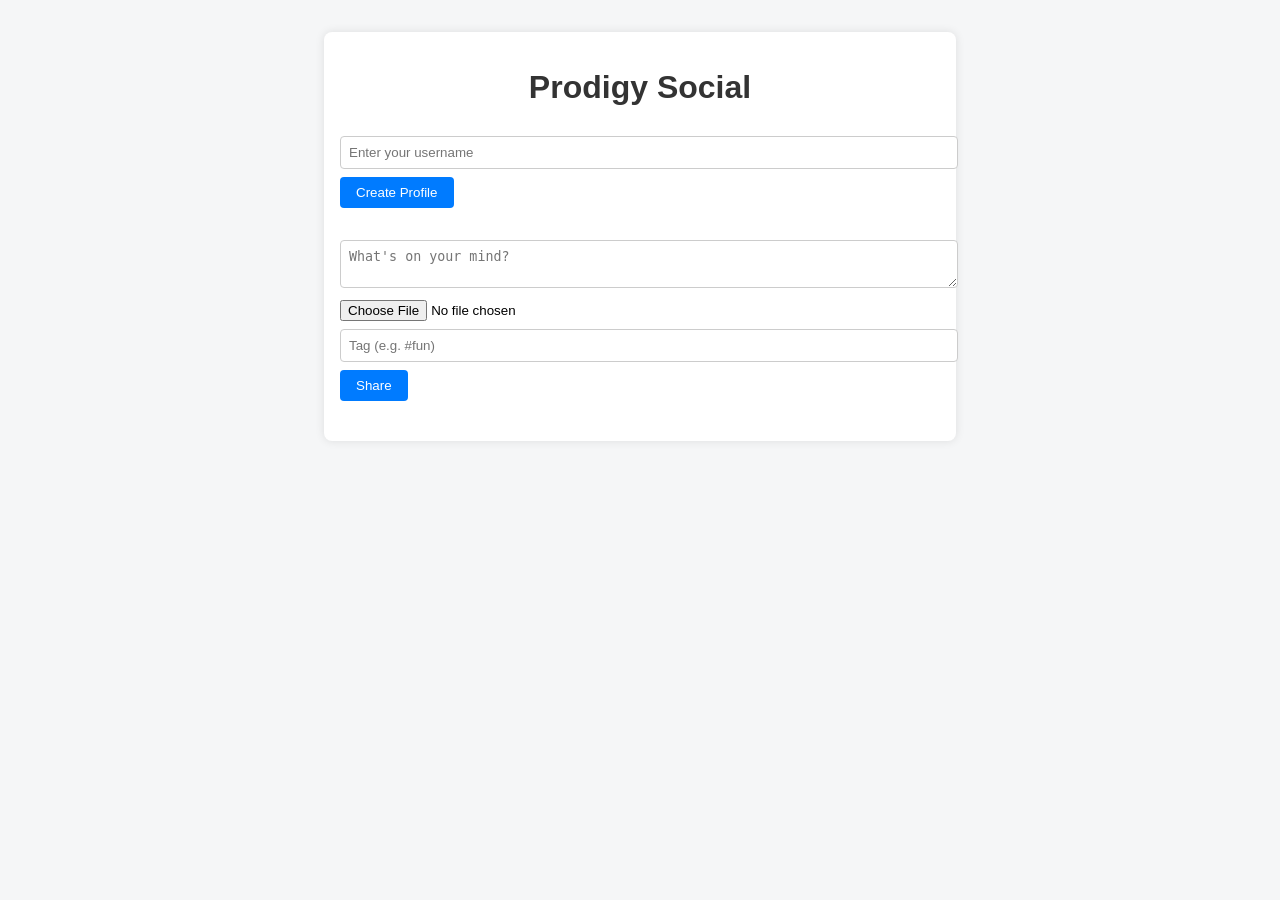
<file: Social-media/index.html>
<!-- index.html -->
<!DOCTYPE html>
<html lang="en">
<head>
  <meta charset="UTF-8">
  <meta name="viewport" content="width=device-width, initial-scale=1.0">
  <title>Social Media Platform</title>
  <link rel="stylesheet" href="style.css">
</head>
<body>
  <div id="app">
    <header>
      <h1>Prodigy Social</h1>
    </header>
    <section class="profile">
      <input type="text" id="username" placeholder="Enter your username" />
      <button onclick="createProfile()">Create Profile</button>
    </section>

    <section class="new-post">
      <textarea id="postContent" placeholder="What's on your mind?"></textarea>
      <input type="file" id="mediaUpload" />
      <input type="text" id="postTag" placeholder="Tag (e.g. #fun)" />
      <button onclick="sharePost()">Share</button>
    </section>

    <section class="feed" id="feed">
      <!-- Posts will load here -->
    </section>
  </div>

  <script>
    const posts = [];

    function createProfile() {
      const username = document.getElementById("username").value;
      alert(`Profile created for ${username}`);
    }

    function sharePost() {
      const content = document.getElementById("postContent").value;
      const tag = document.getElementById("postTag").value;
      const mediaInput = document.getElementById("mediaUpload");
      const media = mediaInput.files[0];

      const post = {
        content,
        tag,
        mediaUrl: media ? URL.createObjectURL(media) : null,
        likes: 0,
        comments: []
      };

      posts.unshift(post);
      renderPosts();

      document.getElementById("postContent").value = "";
      document.getElementById("postTag").value = "";
      mediaInput.value = "";
    }

    function likePost(index) {
      posts[index].likes++;
      renderPosts();
    }

    function commentPost(index) {
      const comment = prompt("Enter your comment:");
      if (comment) {
        posts[index].comments.push(comment);
        renderPosts();
      }
    }

    function renderPosts() {
      const feed = document.getElementById("feed");
      feed.innerHTML = "";

      posts.forEach((post, index) => {
        const postElement = document.createElement("div");
        postElement.className = "post";
        postElement.innerHTML = `
          <p>${post.content}</p>
          ${post.mediaUrl ? `<img src="${post.mediaUrl}" alt="media" />` : ""}
          <p><strong>${post.tag}</strong></p>
          <button onclick="likePost(${index})">Like (${post.likes})</button>
          <button onclick="commentPost(${index})">Comment</button>
          <div class="comments">
            ${post.comments.map(c => `<p>${c}</p>`).join('')}
          </div>
        `;
        feed.appendChild(postElement);
      });
    }
   
  </script>
   <script src="script.js"></script>
</body>
</html>
</file>
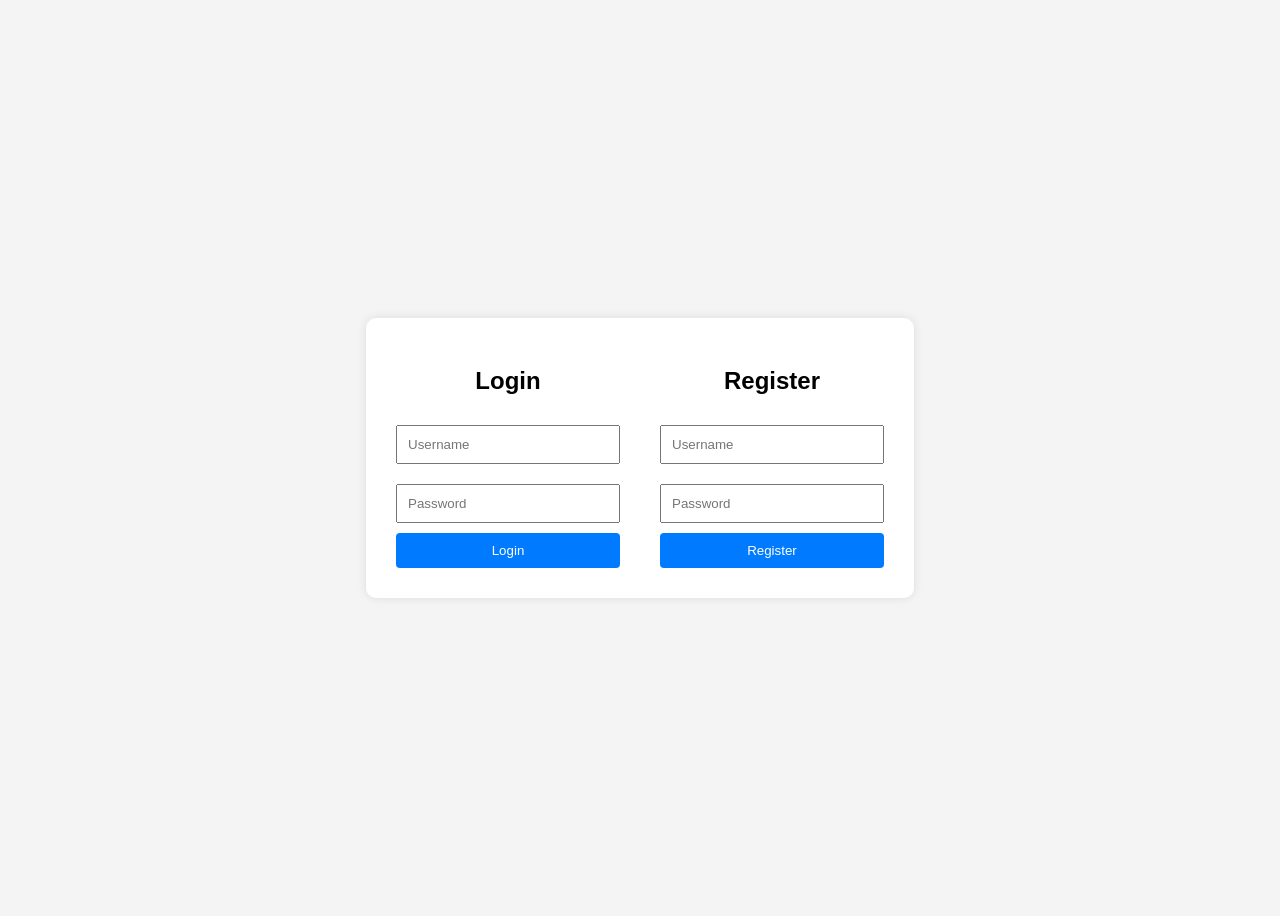
<file: User-Authentication/Index.html>
<!DOCTYPE html>
<html lang="en">
<head>
  <meta charset="UTF-8">
  <title>Login & Register</title>
  <link rel="stylesheet" href="style.css">
</head>
<body>
  <div class="container">
    <div class="form-box">
      <h2>Login</h2>
      <form action="/login" method="post">
        <input type="text" name="username" placeholder="Username" required><br>
        <input type="password" name="password" placeholder="Password" required><br>
        <button type="submit">Login</button>
      </form>
    </div>

    <div class="form-box">
      <h2>Register</h2>
      <form action="/register" method="post">
        <input type="text" name="username" placeholder="Username" required><br>
        <input type="password" name="password" placeholder="Password" required><br>
        <button type="submit">Register</button>
      </form>
    </div>
  </div>
  <script src="script.js"></script>
</body>
</html>
</file>
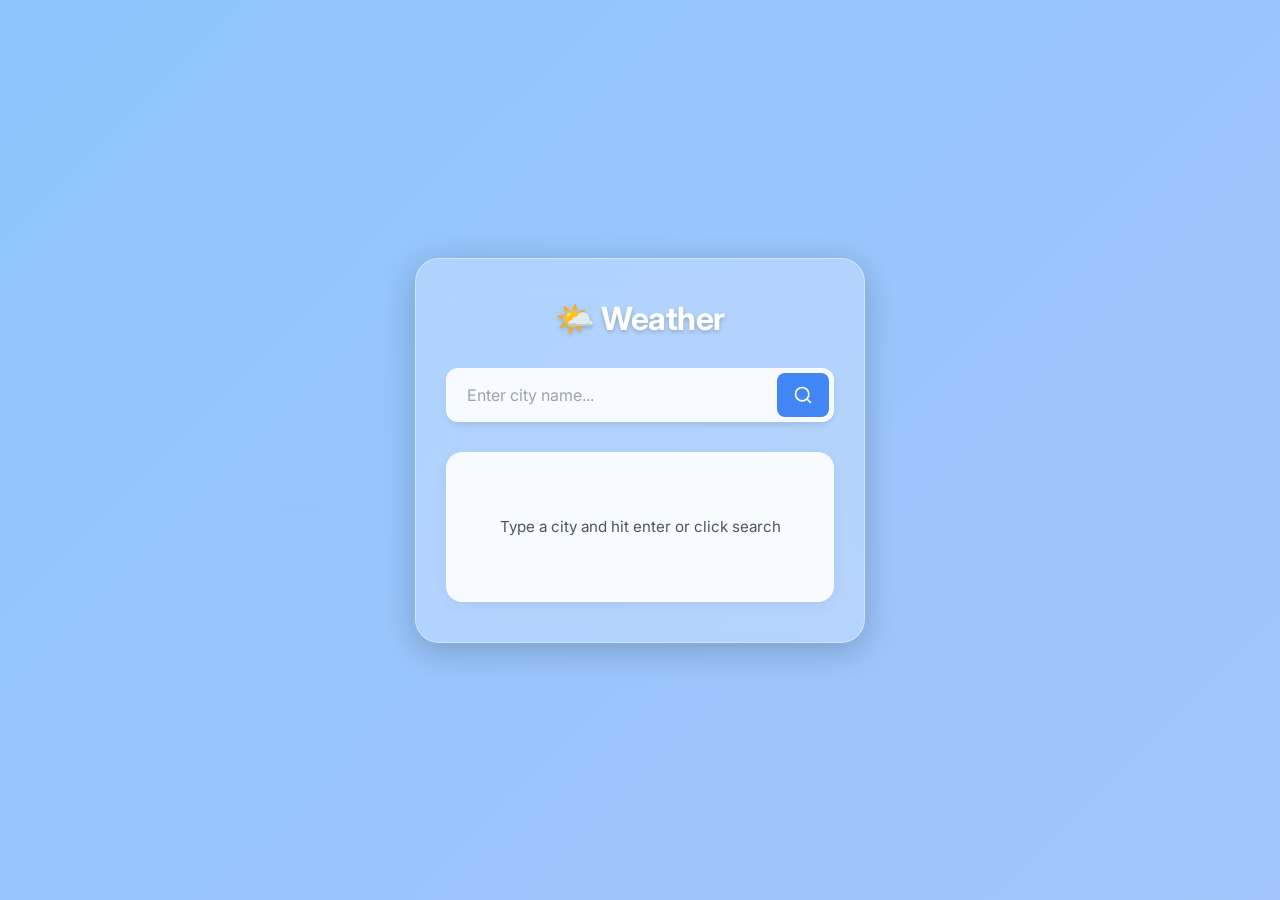
<file: Weather-Application/index.html>
<!DOCTYPE html>
<html lang="en">
<head>
  <meta charset="UTF-8" />
  <meta name="viewport" content="width=device-width, initial-scale=1.0" />
  <meta name="description" content="A beautiful and dynamic web application to check current weather conditions around the globe." />
  <title>Weather App</title>
  <link rel="preconnect" href="https://fonts.googleapis.com">
  <link rel="preconnect" href="https://fonts.gstatic.com" crossorigin>
  <link href="https://fonts.googleapis.com/css2?family=Inter:wght@400;500;600;700&display=swap" rel="stylesheet">
  <link rel="stylesheet" href="style.css" />
</head>
<body>
  <div class="glass-panel container">
    <div class="header">
      <h1 id="appTitle">🌤️ Weather</h1>
    </div>
    <div class="search-box">
      <input type="text" id="cityInput" placeholder="Enter city name..." autocomplete="off" />
      <button id="searchBtn" onclick="getWeather()">
        <svg xmlns="http://www.w3.org/2000/svg" width="20" height="20" viewBox="0 0 24 24" fill="none" stroke="currentColor" stroke-width="2" stroke-linecap="round" stroke-linejoin="round" class="search-icon"><circle cx="11" cy="11" r="8"></circle><line x1="21" y1="21" x2="16.65" y2="16.65"></line></svg>
      </button>
    </div>
    <div class="weather-info" id="weatherInfo">
      <div class="empty-state">
        <p>Type a city and hit enter or click search</p>
      </div>
    </div>
  </div>
  <script src="script.js"></script>
</body>
</html>
</file>
<file: Atm-Machine/styles.css>
*{
            margin: 0;
            padding: 0;
            box-sizing: border-box;
        }

        

       body {
            font-family: 'Courier New', monospace;
            background: linear-gradient(135deg, #0f2027 0%, #203a43 50%, #2c5364 100%);
            min-height: 100vh;
            display: flex;
            justify-content: center;
            align-items: center;
            padding: 20px;
        }

        .atm-container {
            background: #1a1a1a;
            border-radius: 20px;
            padding: 30px;
            box-shadow: 0 20px 60px rgba(0, 0, 0, 0.7);
            max-width: 500px;
            width: 100%;
            border: 6px solid #333;
        }

        .screen {
            background: #000;
            border-radius: 10px;
            padding: 30px;
            min-height: 400px;
            border: 4px solid #0f0;
            box-shadow: inset 0 0 20px rgba(0, 255, 0, 0.2);
            margin-bottom: 20px;
        media
            color: #0f0;
            font-size: 1.1em;
        }

        .screen-content {
            display: none;
        }

        .screen-content.active {
            display: block;
            animation: scanline 0.3s ease-in;
        }

        @keyframes scanline {
            from { opacity: 0; }
            to { opacity: 1; }
        }

        h1 {
            color: #0f0;
            text-align: center;
            margin-bottom: 30px;
            font-size: 1.8em;
            text-shadow: 0 0 10px rgba(0, 255, 0, 0.8);
            border-bottom: 2px solid #0f0;
            padding-bottom: 15px;
        }

        .prompt {
            color: #0f0;
            margin-bottom: 20px;
            font-size: 1.1em;
        }

        .menu-list {
            list-style: none;
            padding: 0;
            margin: 20px 0;
        }

        .menu-list li {
            padding: 12px;
            margin: 8px 0;
            background: rgba(0, 255, 0, 0.1);
            border-left: 3px solid #0f0;
            cursor: pointer;
            transition: all 0.3s ease;
        }

        .menu-list li:hover {
            background: rgba(0, 255, 0, 0.2);
            padding-left: 20px;
            border-left: 5px solid #0f0;
        }

        input[type="text"],
        input[type="number"] {
            width: 100%;
            padding: 12px;
            background: #000;
            border: 2px solid #0f0;
            border-radius: 5px;
            color: #0f0;
            font-size: 1.1em;
            font-family: 'Courier New', monospace;
            margin: 15px 0;
            box-shadow: inset 0 0 10px rgba(0, 255, 0, 0.2);
        }

        input:focus {
            outline: none;
            border-color: #0f0;
            box-shadow: 0 0 15px rgba(0, 255, 0, 0.5);
        }

        input::placeholder {
            color: #0a0;
        }

        .btn {
            background: #0f0;
            color: #000;
            border: none;
            padding: 12px 30px;
            border-radius: 5px;
            font-size: 1em;
            font-weight: bold;
            cursor: pointer;
            transition: all 0.3s ease;
            margin: 10px 5px;
            font-family: 'Courier New', monospace;
            text-transform: uppercase;
        }

        .btn:hover {
            background: #00ff00;
            box-shadow: 0 0 20px rgba(0, 255, 0, 0.6);
            transform: translateY(-2px);
        }

        .btn:active {
            transform: translateY(0);
        }

        .btn-danger {
            background: #f00;
            color: #fff;
        }

        .btn-danger:hover {
            background: #ff0000;
            box-shadow: 0 0 20px rgba(255, 0, 0, 0.6);
        }

        .message {
            padding: 15px;
            margin: 15px 0;
            border-radius: 5px;
            font-weight: bold;
            text-align: center;
            animation: blink 0.5s ease-in-out;
        }

        @keyframes blink {
            0%, 100% { opacity: 1; }
            50% { opacity: 0.5; }
        }

        .message.success {
            background: rgba(0, 255, 0, 0.2);
            border: 2px solid #0f0;
            color: #0f0;
        }

        .message.error {
            background: rgba(255, 0, 0, 0.2);
            border: 2px solid #f00;
            color: #f00;
        }

        .balance-display {
            background: rgba(0, 255, 0, 0.1);
            border: 2px solid #0f0;
            padding: 20px;
            margin: 20px 0;
            text-align: center;
            font-size: 1.5em;
            border-radius: 5px;
        }

        .button-group {
            display: flex;
            justify-content: center;
            margin-top: 20px;
        }

        .info-panel {
            background: #333;
            border-radius: 8px;
            padding: 12px;
            text-align: center;
            color: #0f0;
            font-size: 0.9em;
        }

        .info-highlight {
            color: #ff0;
            font-weight: bold;
        }

        .cursor {
            display: inline-block;
            width: 10px;
            height: 20px;
            background: #0f0;
            animation: cursor-blink 1s infinite;
        }

        @keyframes cursor-blink {
            0%, 49% { opacity: 1; }
            50%, 100% { opacity: 0; }
        }
</file>
<file: interactive-recipe-page/style.css>
/* Basic styles */
body {
    font-family: Arial, sans-serif;
    background-image: url('8814513.jpg'); /* Correct way to add your background image */
    background-size: cover; /* Ensure the background image covers the entire area */
    background-position: center; /* Center the background image */
    background-attachment: fixed; /* Keeps the image fixed while scrolling */
    display: flex;
    justify-content: center;
    align-items: center;
    height: 100vh;
    margin: 0;
}

.recipe-card {
    background-color: #fff;
    padding: 20px;
    border-radius: 10px;
    box-shadow: 0 5px 15px rgba(0, 0, 0, 0.1);
    max-width: 400px;
    width: 100%;
    text-align: center;
}

.recipe-image {
    max-width: 40%;
    border-radius: 10px;
}

.info {
    margin: 10px 0;
}

button {
    background-color: #000000b7;
    color: white;
    border: none;
    padding: 10px 20px;
    border-radius: 5px;
    margin: 10px 0;
    cursor: pointer;
    transition: background-color 0.3s ease;
}

button:hover {
    background-color: #000000;
}

.hidden {
    display: none;
}

ul, ol {
    text-align: left;
    padding: 0;
    list-style-position: inside;
}

li:hover {
    color: #252428aa;
    text-decoration: underline;
    transition: color 0.3s ease;
}

/* Progress bar container */
.progress-bar {
    width: 100%; /* Ensure it fits within its parent container */
    background-color: #f7f2f2;
    border-radius: 20px;
    margin: 10px 0;
    padding: 0;
    overflow: hidden; /* Prevents the progress bar from overflowing */
    box-sizing: border-box; /* Includes padding and border in the element's total width and height */
}

/* Actual progress indicator */
#progress {
    width: 0; /* Default width */
    height: 10px;
    background-color: #0b0b0d;
    border-radius: 20px;
    transition: width 0.3s ease;
}


/* Timer */
.timer {
    font-size: 18px;
    margin: 10px 0;
}

/* Responsive design */
@media (max-width: 600px) {
    .recipe-card {
        padding: 15px;
    }

    button {
        width: 100%;
        margin: 5px 0;
    }
}

/* Print-friendly styles */
@media print {
    body {
        background-color: rgb(29, 23, 23);
    }

    .recipe-card {
        box-shadow: none;
    }

    button {
        display: none;
    }
    
}
</file>
<file: localecommerce/style.css>
/* style.css */

* {
    margin: 0;
    padding: 0;
    box-sizing: border-box;
    font-family: 'Segoe UI', Tahoma, Geneva, Verdana, sans-serif;
}

:root {
    --primary-color: #2563eb;
    --primary-light: #dbeafe;
    --secondary-color: #1e40af;
    --success-color: #10b981;
    --success-light: #d1fae5;
    --danger-color: #ef4444;
    --danger-light: #fee2e2;
    --warning-color: #f59e0b;
    --warning-light: #fef3c7;
    --info-color: #3b82f6;
    --info-light: #dbeafe;
    --light-color: #f8fafc;
    --dark-color: #1e293b;
    --gray-color: #64748b;
    --gray-light: #f1f5f9;
    --border-color: #e2e8f0;
    --border-radius: 12px;
    --box-shadow: 0 4px 6px rgba(0, 0, 0, 0.05);
    --box-shadow-lg: 0 10px 15px rgba(0, 0, 0, 0.1);
    --transition: all 0.3s ease;
}

body {
    background-color: var(--gray-light);
    color: var(--dark-color);
    min-height: 100vh;
    padding: 20px;
    line-height: 1.6;
}

.container {
    max-width: 1200px;
    margin: 0 auto;
}

/* Header Styles */
header {
    background-color: white;
    padding: 20px;
    border-radius: var(--border-radius);
    box-shadow: var(--box-shadow);
    margin-bottom: 30px;
    display: flex;
    justify-content: space-between;
    align-items: center;
    flex-wrap: wrap;
    gap: 15px;
}

.logo {
    display: flex;
    align-items: center;
    gap: 12px;
    font-weight: 700;
    font-size: 24px;
    color: var(--primary-color);
}

.logo i {
    font-size: 28px;
}

.user-info {
    display: flex;
    align-items: center;
    gap: 15px;
    flex-wrap: wrap;
}

.user-info span {
    font-weight: 600;
    color: var(--dark-color);
}

/* Card Styles */
.card {
    background-color: white;
    border-radius: var(--border-radius);
    box-shadow: var(--box-shadow);
    padding: 25px;
    margin-bottom: 25px;
    transition: var(--transition);
}

.card:hover {
    box-shadow: var(--box-shadow-lg);
}

/* Form Styles */
.form-container {
    max-width: 500px;
    margin: 50px auto;
}

.form-header {
    text-align: center;
    margin-bottom: 30px;
}

.form-header h2 {
    color: var(--primary-color);
    margin-bottom: 8px;
    font-size: 28px;
}

.form-header p {
    color: var(--gray-color);
    font-size: 16px;
}

.form-group {
    margin-bottom: 20px;
}

.form-group label {
    display: block;
    margin-bottom: 8px;
    font-weight: 600;
    color: var(--dark-color);
    font-size: 14px;
}

.form-control {
    width: 100%;
    padding: 12px 16px;
    border: 2px solid var(--border-color);
    border-radius: 8px;
    font-size: 16px;
    transition: var(--transition);
    background-color: white;
}

.form-control:focus {
    outline: none;
    border-color: var(--primary-color);
    box-shadow: 0 0 0 3px rgba(37, 99, 235, 0.1);
}

textarea.form-control {
    resize: vertical;
    min-height: 100px;
}

select.form-control {
    appearance: none;
    background-image: url("data:image/svg+xml;charset=UTF-8,%3csvg xmlns='http://www.w3.org/2000/svg' viewBox='0 0 24 24' fill='none' stroke='currentColor' stroke-width='2' stroke-linecap='round' stroke-linejoin='round'%3e%3cpolyline points='6 9 12 15 18 9'%3e%3c/polyline%3e%3c/svg%3e");
    background-repeat: no-repeat;
    background-position: right 16px center;
    background-size: 16px;
    padding-right: 40px;
}

/* Form Rows for side-by-side fields */
.form-row {
    display: grid;
    grid-template-columns: 1fr 1fr;
    gap: 20px;
    margin-bottom: 20px;
}

@media (max-width: 768px) {
    .form-row {
        grid-template-columns: 1fr;
        gap: 0;
    }
}

/* Button Styles */
.btn {
    padding: 12px 24px;
    border: none;
    border-radius: 8px;
    font-size: 16px;
    font-weight: 600;
    cursor: pointer;
    transition: var(--transition);
    display: inline-flex;
    align-items: center;
    justify-content: center;
    gap: 8px;
    text-decoration: none;
}

.btn:hover {
    transform: translateY(-2px);
    box-shadow: 0 4px 12px rgba(0, 0, 0, 0.15);
}

.btn:active {
    transform: translateY(0);
}

.btn-primary {
    background-color: var(--primary-color);
    color: white;
}

.btn-primary:hover {
    background-color: var(--secondary-color);
}

.btn-success {
    background-color: var(--success-color);
    color: white;
}

.btn-success:hover {
    background-color: #0da271;
}

.btn-danger {
    background-color: var(--danger-color);
    color: white;
}

.btn-danger:hover {
    background-color: #dc2626;
}

.btn-warning {
    background-color: var(--warning-color);
    color: white;
}

.btn-warning:hover {
    background-color: #d97706;
}

.btn-info {
    background-color: var(--info-color);
    color: white;
}

.btn-info:hover {
    background-color: #2563eb;
}

.btn-block {
    width: 100%;
}

.btn-sm {
    padding: 8px 16px;
    font-size: 14px;
}

.btn-icon {
    padding: 8px;
    width: 36px;
    height: 36px;
}

/* Tab Navigation */
.tabs {
    display: flex;
    background-color: white;
    border-radius: var(--border-radius);
    box-shadow: var(--box-shadow);
    margin-bottom: 25px;
    overflow: hidden;
    flex-wrap: wrap;
}

.tab {
    flex: 1;
    padding: 18px;
    text-align: center;
    font-weight: 600;
    cursor: pointer;
    transition: var(--transition);
    border-bottom: 3px solid transparent;
    min-width: 120px;
}

.tab:hover {
    background-color: var(--gray-light);
}

.tab.active {
    color: var(--primary-color);
    border-bottom-color: var(--primary-color);
    background-color: var(--primary-light);
}

/* Table Styles */
.table-responsive {
    overflow-x: auto;
    border-radius: 8px;
    border: 1px solid var(--border-color);
}

.table {
    width: 100%;
    border-collapse: collapse;
    margin-top: 10px;
}

.table th,
.table td {
    padding: 16px;
    text-align: left;
    border-bottom: 1px solid var(--border-color);
}

.table th {
    background-color: var(--gray-light);
    font-weight: 700;
    color: var(--dark-color);
    white-space: nowrap;
}

.table tr:hover {
    background-color: var(--gray-light);
}

.table tr:last-child td {
    border-bottom: none;
}

/* Actions */
.actions {
    display: flex;
    gap: 8px;
    flex-wrap: wrap;
}

.action-btn {
    padding: 6px 12px;
    border-radius: 6px;
    font-size: 14px;
    cursor: pointer;
    border: none;
    transition: var(--transition);
    display: inline-flex;
    align-items: center;
    gap: 5px;
}

.action-btn:hover {
    transform: translateY(-1px);
}

/* Alert Styles */
.alert {
    padding: 16px;
    border-radius: 8px;
    margin-bottom: 20px;
    display: flex;
    align-items: center;
    justify-content: space-between;
    animation: slideIn 0.3s ease;
}

@keyframes slideIn {
    from {
        opacity: 0;
        transform: translateY(-10px);
    }
    to {
        opacity: 1;
        transform: translateY(0);
    }
}

.alert-success {
    background-color: var(--success-light);
    color: #065f46;
    border-left: 4px solid var(--success-color);
}

.alert-danger {
    background-color: var(--danger-light);
    color: #991b1b;
    border-left: 4px solid var(--danger-color);
}

.alert-info {
    background-color: var(--info-light);
    color: #1e40af;
    border-left: 4px solid var(--info-color);
}

.alert-warning {
    background-color: var(--warning-light);
    color: #92400e;
    border-left: 4px solid var(--warning-color);
}

.alert .close {
    background: none;
    border: none;
    font-size: 20px;
    cursor: pointer;
    color: inherit;
    padding: 0;
    width: 24px;
    height: 24px;
    display: flex;
    align-items: center;
    justify-content: center;
}

/* Modal Styles */
.modal {
    display: none;
    position: fixed;
    top: 0;
    left: 0;
    width: 100%;
    height: 100%;
    background-color: rgba(0, 0, 0, 0.5);
    z-index: 1000;
    align-items: center;
    justify-content: center;
    padding: 20px;
    animation: fadeIn 0.3s ease;
}

@keyframes fadeIn {
    from {
        opacity: 0;
    }
    to {
        opacity: 1;
    }
}

.modal-content {
    background-color: white;
    border-radius: var(--border-radius);
    width: 100%;
    max-width: 600px;
    max-height: 90vh;
    overflow-y: auto;
    padding: 30px;
    animation: slideUp 0.3s ease;
}

@keyframes slideUp {
    from {
        opacity: 0;
        transform: translateY(20px);
    }
    to {
        opacity: 1;
        transform: translateY(0);
    }
}

.modal-header {
    display: flex;
    justify-content: space-between;
    align-items: center;
    margin-bottom: 25px;
    padding-bottom: 15px;
    border-bottom: 2px solid var(--border-color);
}

.modal-header h3 {
    color: var(--primary-color);
    font-size: 24px;
}

.modal-close {
    background: none;
    border: none;
    font-size: 28px;
    cursor: pointer;
    color: var(--gray-color);
    transition: var(--transition);
    width: 32px;
    height: 32px;
    display: flex;
    align-items: center;
    justify-content: center;
    border-radius: 50%;
}

.modal-close:hover {
    background-color: var(--gray-light);
    color: var(--danger-color);
}

/* Dashboard Stats */
.stats-container {
    display: grid;
    grid-template-columns: repeat(auto-fit, minmax(250px, 1fr));
    gap: 20px;
    margin-bottom: 30px;
}

.stat-card {
    background-color: white;
    border-radius: var(--border-radius);
    padding: 25px;
    box-shadow: var(--box-shadow);
    display: flex;
    align-items: center;
    gap: 20px;
    transition: var(--transition);
}

.stat-card:hover {
    transform: translateY(-5px);
    box-shadow: var(--box-shadow-lg);
}

.stat-icon {
    width: 60px;
    height: 60px;
    border-radius: 50%;
    display: flex;
    align-items: center;
    justify-content: center;
    font-size: 24px;
}

.stat-icon.primary {
    background-color: var(--primary-light);
    color: var(--primary-color);
}

.stat-icon.success {
    background-color: var(--success-light);
    color: var(--success-color);
}

.stat-icon.warning {
    background-color: var(--warning-light);
    color: var(--warning-color);
}

.stat-icon.danger {
    background-color: var(--danger-light);
    color: var(--danger-color);
}

.stat-info h3 {
    font-size: 32px;
    margin-bottom: 5px;
    font-weight: 700;
}

.stat-info p {
    color: var(--gray-color);
    font-weight: 600;
    font-size: 14px;
    text-transform: uppercase;
    letter-spacing: 0.5px;
}

/* Search Container */
.search-container {
    position: relative;
    width: 300px;
}

.search-input {
    padding-left: 40px;
}

.search-icon {
    position: absolute;
    left: 12px;
    top: 50%;
    transform: translateY(-50%);
    color: var(--gray-color);
}

/* Profile Styles */
.profile-header {
    display: flex;
    align-items: center;
    gap: 20px;
    margin-bottom: 30px;
    padding-bottom: 20px;
    border-bottom: 2px solid var(--border-color);
}

.profile-avatar {
    width: 80px;
    height: 80px;
    border-radius: 50%;
    background-color: var(--primary-light);
    display: flex;
    align-items: center;
    justify-content: center;
    font-size: 40px;
    color: var(--primary-color);
}

.profile-info h4 {
    font-size: 24px;
    margin-bottom: 5px;
    color: var(--dark-color);
}

.profile-info p {
    color: var(--gray-color);
    margin-bottom: 5px;
}

.profile-stats {
    display: flex;
    gap: 30px;
    margin-bottom: 30px;
    padding: 20px;
    background-color: var(--gray-light);
    border-radius: 8px;
}

.profile-stat {
    display: flex;
    flex-direction: column;
    align-items: center;
}

.stat-value {
    font-size: 28px;
    font-weight: 700;
    color: var(--primary-color);
    margin-bottom: 5px;
}

.stat-label {
    font-size: 14px;
    color: var(--gray-color);
    text-transform: uppercase;
    letter-spacing: 0.5px;
}

/* Status Badges */
.status-badge {
    display: inline-block;
    padding: 4px 12px;
    border-radius: 20px;
    font-size: 12px;
    font-weight: 600;
    text-transform: uppercase;
    letter-spacing: 0.5px;
}

.status-active {
    background-color: var(--success-light);
    color: var(--success-color);
}

.status-inactive {
    background-color: var(--danger-light);
    color: var(--danger-color);
}

.status-leave {
    background-color: var(--warning-light);
    color: var(--warning-color);
}

/* Utility Classes */
.text-center {
    text-align: center;
}

.text-muted {
    color: var(--gray-color);
}

.mb-3 {
    margin-bottom: 16px;
}

.mt-3 {
    margin-top: 16px;
}

.mt-4 {
    margin-top: 24px;
}

.mb-4 {
    margin-bottom: 24px;
}

.d-none {
    display: none !important;
}

.d-flex {
    display: flex;
}

.d-block {
    display: block;
}

.justify-content-between {
    justify-content: space-between;
}

.align-items-center {
    align-items: center;
}

.flex-1 {
    flex: 1;
}

.gap-2 {
    gap: 8px;
}

.link {
    color: var(--primary-color);
    cursor: pointer;
    text-decoration: underline;
    transition: var(--transition);
}

.link:hover {
    color: var(--secondary-color);
}

/* Loading Spinner */
.spinner {
    display: inline-block;
    width: 20px;
    height: 20px;
    border: 3px solid rgba(255, 255, 255, 0.3);
    border-radius: 50%;
    border-top-color: white;
    animation: spin 1s ease-in-out infinite;
}

@keyframes spin {
    to {
        transform: rotate(360deg);
    }
}

/* Empty State */
.empty-state {
    text-align: center;
    padding: 40px 20px;
    color: var(--gray-color);
}

.empty-state i {
    font-size: 48px;
    margin-bottom: 16px;
    color: var(--border-color);
}

.empty-state h4 {
    margin-bottom: 8px;
    color: var(--dark-color);
}

/* Responsive Design */
@media (max-width: 768px) {
    body {
        padding: 10px;
    }
    
    .container {
        padding: 0 10px;
    }
    
    header {
        flex-direction: column;
        align-items: flex-start;
        gap: 15px;
    }
    
    .user-info {
        width: 100%;
        justify-content: space-between;
    }
    
    .tabs {
        flex-direction: column;
    }
    
    .tab {
        min-width: 100%;
        text-align: left;
        padding: 15px;
    }
    
    .stats-container {
        grid-template-columns: 1fr;
    }
    
    .search-container {
        width: 100%;
        margin-top: 10px;
    }
    
    .profile-header {
        flex-direction: column;
        text-align: center;
    }
    
    .profile-stats {
        flex-direction: column;
        gap: 15px;
    }
    
    .modal-content {
        padding: 20px;
    }
    
    .form-row {
        grid-template-columns: 1fr;
    }
}

@media (max-width: 480px) {
    .card {
        padding: 15px;
    }
    
    .logo {
        font-size: 20px;
    }
    
    .logo i {
        font-size: 24px;
    }
    
    .form-header h2 {
        font-size: 24px;
    }
    
    .modal-content {
        padding: 15px;
    }
}
</file>
<file: Social-media/style.css>
/* style.css */
body {
  font-family: Arial, sans-serif;
  background-color: #f5f6f7;
  margin: 0;
  padding: 0;
}

#app {
  max-width: 600px;
  margin: 2rem auto;
  padding: 1rem;
  background-color: white;
  border-radius: 8px;
  box-shadow: 0 0 10px rgba(0, 0, 0, 0.1);
}

header h1 {
  text-align: center;
  color: #333;
}

.profile, .new-post {
  margin-bottom: 1.5rem;
}

input[type="text"], textarea {
  width: 100%;
  padding: 0.5rem;
  margin: 0.5rem 0;
  border: 1px solid #ccc;
  border-radius: 4px;
}

button {
  background-color: #007bff;
  color: white;
  padding: 0.5rem 1rem;
  border: none;
  border-radius: 4px;
  cursor: pointer;
}

button:hover {
  background-color: #0056b3;
}

.feed .post {
  border: 1px solid #ddd;
  padding: 1rem;
  border-radius: 5px;
  margin-bottom: 1rem;
  background-color: #fafafa;
}

.feed .post img {
  max-width: 100%;
  height: auto;
  margin-top: 0.5rem;
  border-radius: 5px;
}

.comments {
  margin-top: 0.5rem;
  padding-left: 1rem;
  border-left: 2px solid #eee;
  font-size: 0.9em;
  color: #555;
}
</file>
<file: User-Authentication/style.css>
body {
  font-family: Arial, sans-serif;
  background: #f4f4f4;
  display: flex;
  justify-content: center;
  align-items: center;
  height: 100vh;
}

.container {
  display: flex;
  gap: 40px;
  background: #fff;
  padding: 30px;
  border-radius: 10px;
  box-shadow: 0 0 10px rgba(0, 0, 0, 0.1);
}

.form-box {
  display: flex;
  flex-direction: column;
  align-items: center;
}

h2 {
  margin-bottom: 20px;
}

input {
  width: 200px;
  padding: 10px;
  margin: 10px 0;
}

button {
  width: 100%;
  padding: 10px;
  background: #007bff;
  color: white;
  border: none;
  border-radius: 4px;
  cursor: pointer;
}

button:hover {
  background: #0056b3;
}
</file>
<file: Weather-Application/style.css>
:root {
  --primary-color: #4285F4;
  --primary-hover: #3367D6;
  --bg-gradient-start: #8EC5FC;
  --bg-gradient-end: #E0C3FC;
  --text-primary: #111827;
  --text-secondary: #4b5563;
}

* {
  box-sizing: border-box;
}

body {
  font-family: 'Inter', sans-serif;
  background: linear-gradient(135deg, var(--bg-gradient-start), var(--bg-gradient-end));
  color: var(--text-primary);
  margin: 0;
  padding: 0;
  display: flex;
  height: 100vh;
  justify-content: center;
  align-items: center;
  background-size: 400% 400%;
  animation: gradientBG 15s ease infinite;
}

@keyframes gradientBG {
  0% { background-position: 0% 50%; }
  50% { background-position: 100% 50%; }
  100% { background-position: 0% 50%; }
}

.glass-panel {
  background: rgba(255, 255, 255, 0.25);
  backdrop-filter: blur(16px);
  -webkit-backdrop-filter: blur(16px);
  border: 1px solid rgba(255, 255, 255, 0.4);
  border-radius: 24px;
}

.container {
  text-align: center;
  padding: 40px 30px;
  box-shadow: 0 8px 32px 0 rgba(0, 0, 0, 0.2);
  width: 100%;
  max-width: 450px;
  transition: transform 0.3s cubic-bezier(0.175, 0.885, 0.32, 1.275);
}

.container:hover {
  transform: translateY(-5px);
}

.header h1 {
  margin-top: 0;
  margin-bottom: 30px;
  color: #fff;
  font-weight: 700;
  letter-spacing: -0.5px;
  text-shadow: 0 2px 4px rgba(0,0,0,0.2);
}

.search-box {
  display: flex;
  margin-bottom: 30px;
  position: relative;
  border-radius: 12px;
  background: rgba(255, 255, 255, 0.9);
  padding: 5px;
  box-shadow: 0 4px 6px -1px rgba(0, 0, 0, 0.1);
  transition: box-shadow 0.3s ease;
}

.search-box:focus-within {
  box-shadow: 0 0 0 3px rgba(66, 133, 244, 0.4);
}

.search-box.error {
  animation: shake 0.4s cubic-bezier(.36,.07,.19,.97) both;
  box-shadow: 0 0 0 3px rgba(239, 68, 68, 0.4);
}

input {
  padding: 12px 16px;
  width: 100%;
  border: none;
  background: transparent;
  outline: none;
  font-family: inherit;
  font-size: 16px;
  color: var(--text-primary);
}

input::placeholder {
  color: #9ca3af;
}

button {
  padding: 10px 16px;
  border: none;
  background-color: var(--primary-color);
  color: white;
  border-radius: 8px;
  cursor: pointer;
  display: flex;
  align-items: center;
  justify-content: center;
  transition: background-color 0.2s, transform 0.1s;
}

button:hover {
  background-color: var(--primary-hover);
}

button:active {
  transform: scale(0.95);
}

.weather-info {
  background: rgba(255, 255, 255, 0.9);
  border-radius: 16px;
  padding: 24px;
  min-height: 150px;
  display: flex;
  flex-direction: column;
  justify-content: center;
  transition: all 0.3s ease;
  box-shadow: 0 4px 15px rgba(0,0,0,0.05);
}

.empty-state {
  color: var(--text-secondary);
  font-size: 0.95rem;
}

.weather-data h2 {
  margin: 0 0 10px 0;
  font-size: 1.5rem;
  color: var(--text-primary);
}

.condition {
  font-size: 1.1rem;
  font-weight: 500;
  color: var(--primary-color);
  margin: 0 0 20px 0;
  display: flex;
  align-items: center;
  justify-content: center;
  gap: 8px;
}

.metrics {
  display: grid;
  grid-template-columns: 1fr 1fr;
  gap: 15px;
}

.metric-card {
  background: #f3f4f6;
  padding: 15px;
  border-radius: 12px;
  display: flex;
  flex-direction: column;
  align-items: center;
  transition: transform 0.2s;
}

.metric-card:hover {
  transform: translateY(-2px);
}

.metric-card .value {
  font-size: 1.2rem;
  font-weight: 700;
  margin-top: 5px;
  color: var(--text-primary);
}

.metric-card .label {
  font-size: 0.8rem;
  color: var(--text-secondary);
  text-transform: uppercase;
  letter-spacing: 0.5px;
}

.loader {
  border: 3px solid #f3f3f3;
  border-top: 3px solid var(--primary-color);
  border-radius: 50%;
  width: 30px;
  height: 30px;
  animation: spin 1s linear infinite;
  margin: 0 auto;
}

@keyframes spin {
  0% { transform: rotate(0deg); }
  100% { transform: rotate(360deg); }
}

@keyframes shake {
  10%, 90% { transform: translate3d(-1px, 0, 0); }
  20%, 80% { transform: translate3d(2px, 0, 0); }
  30%, 50%, 70% { transform: translate3d(-4px, 0, 0); }
  40%, 60% { transform: translate3d(4px, 0, 0); }
}

.error-msg {
  color: #ef4444;
  font-weight: 500;
  display: flex;
  align-items: center;
  justify-content: center;
  gap: 8px;
}
</file>
